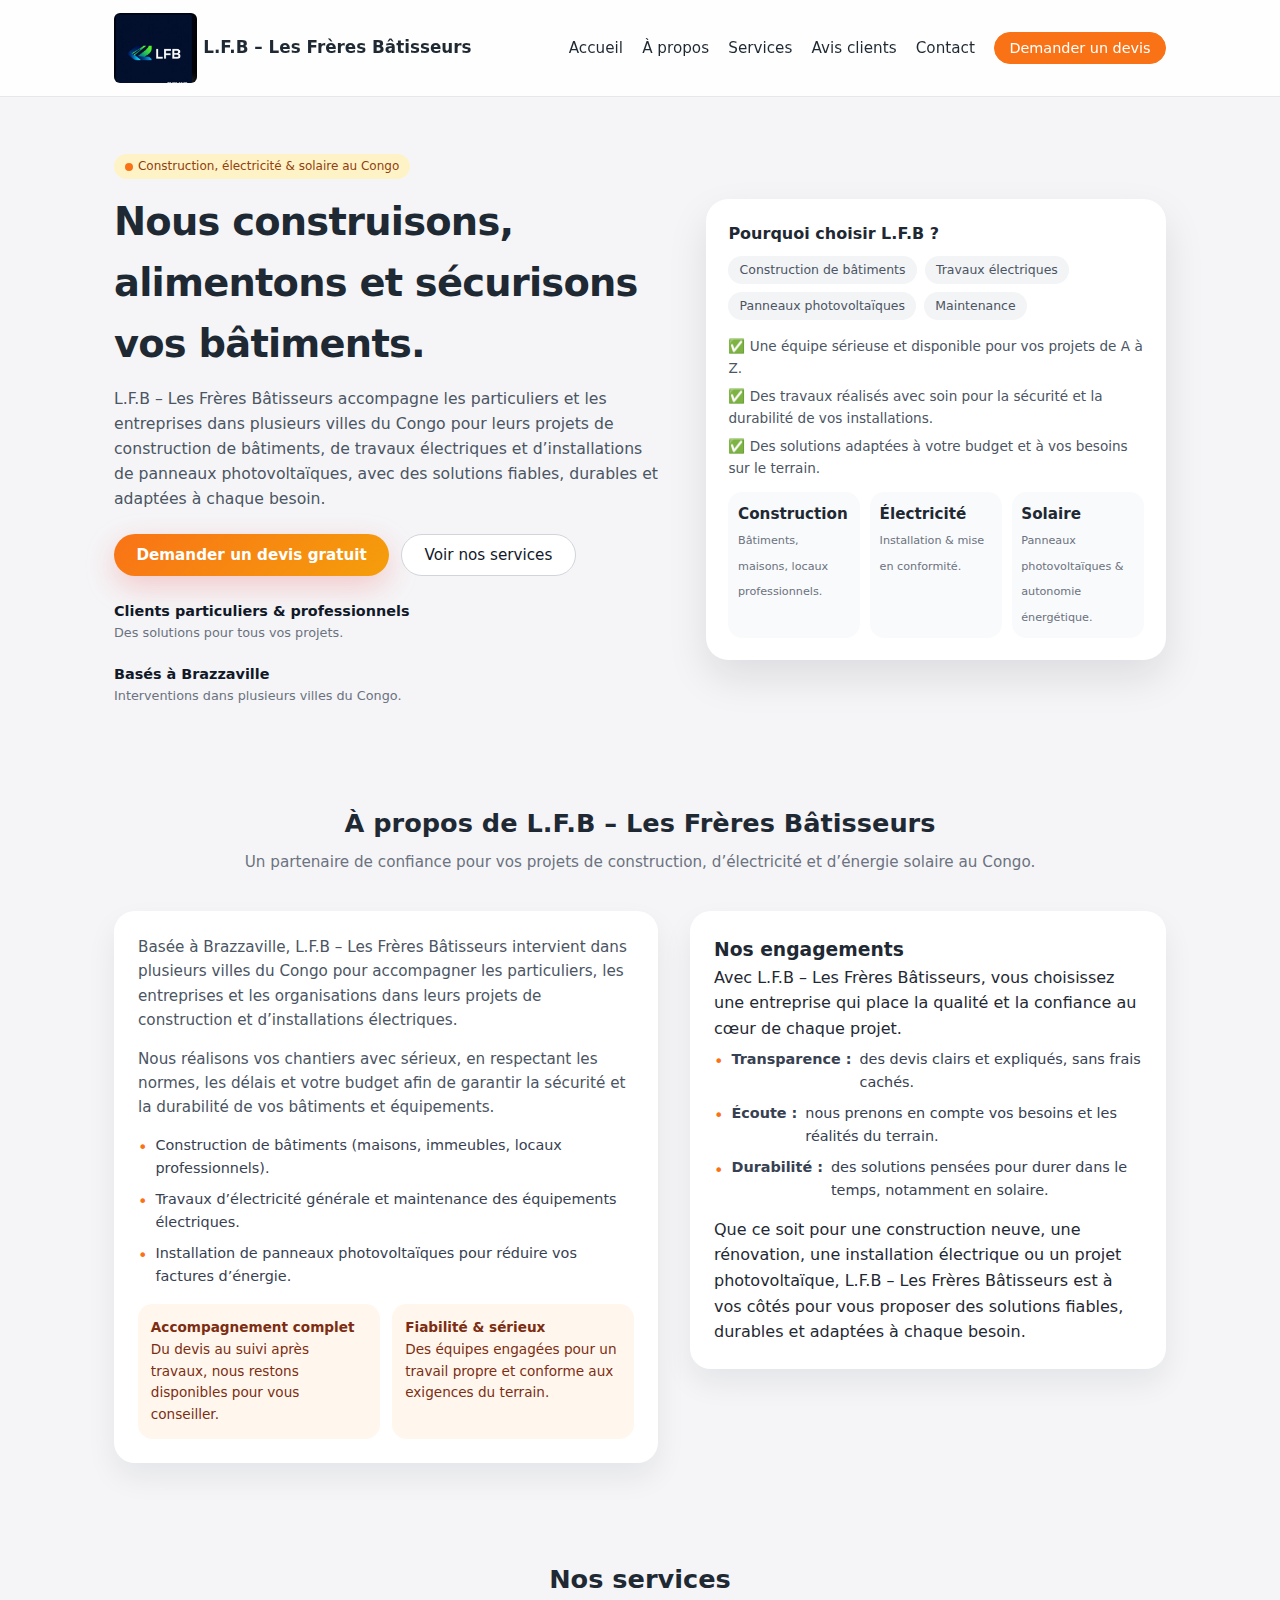
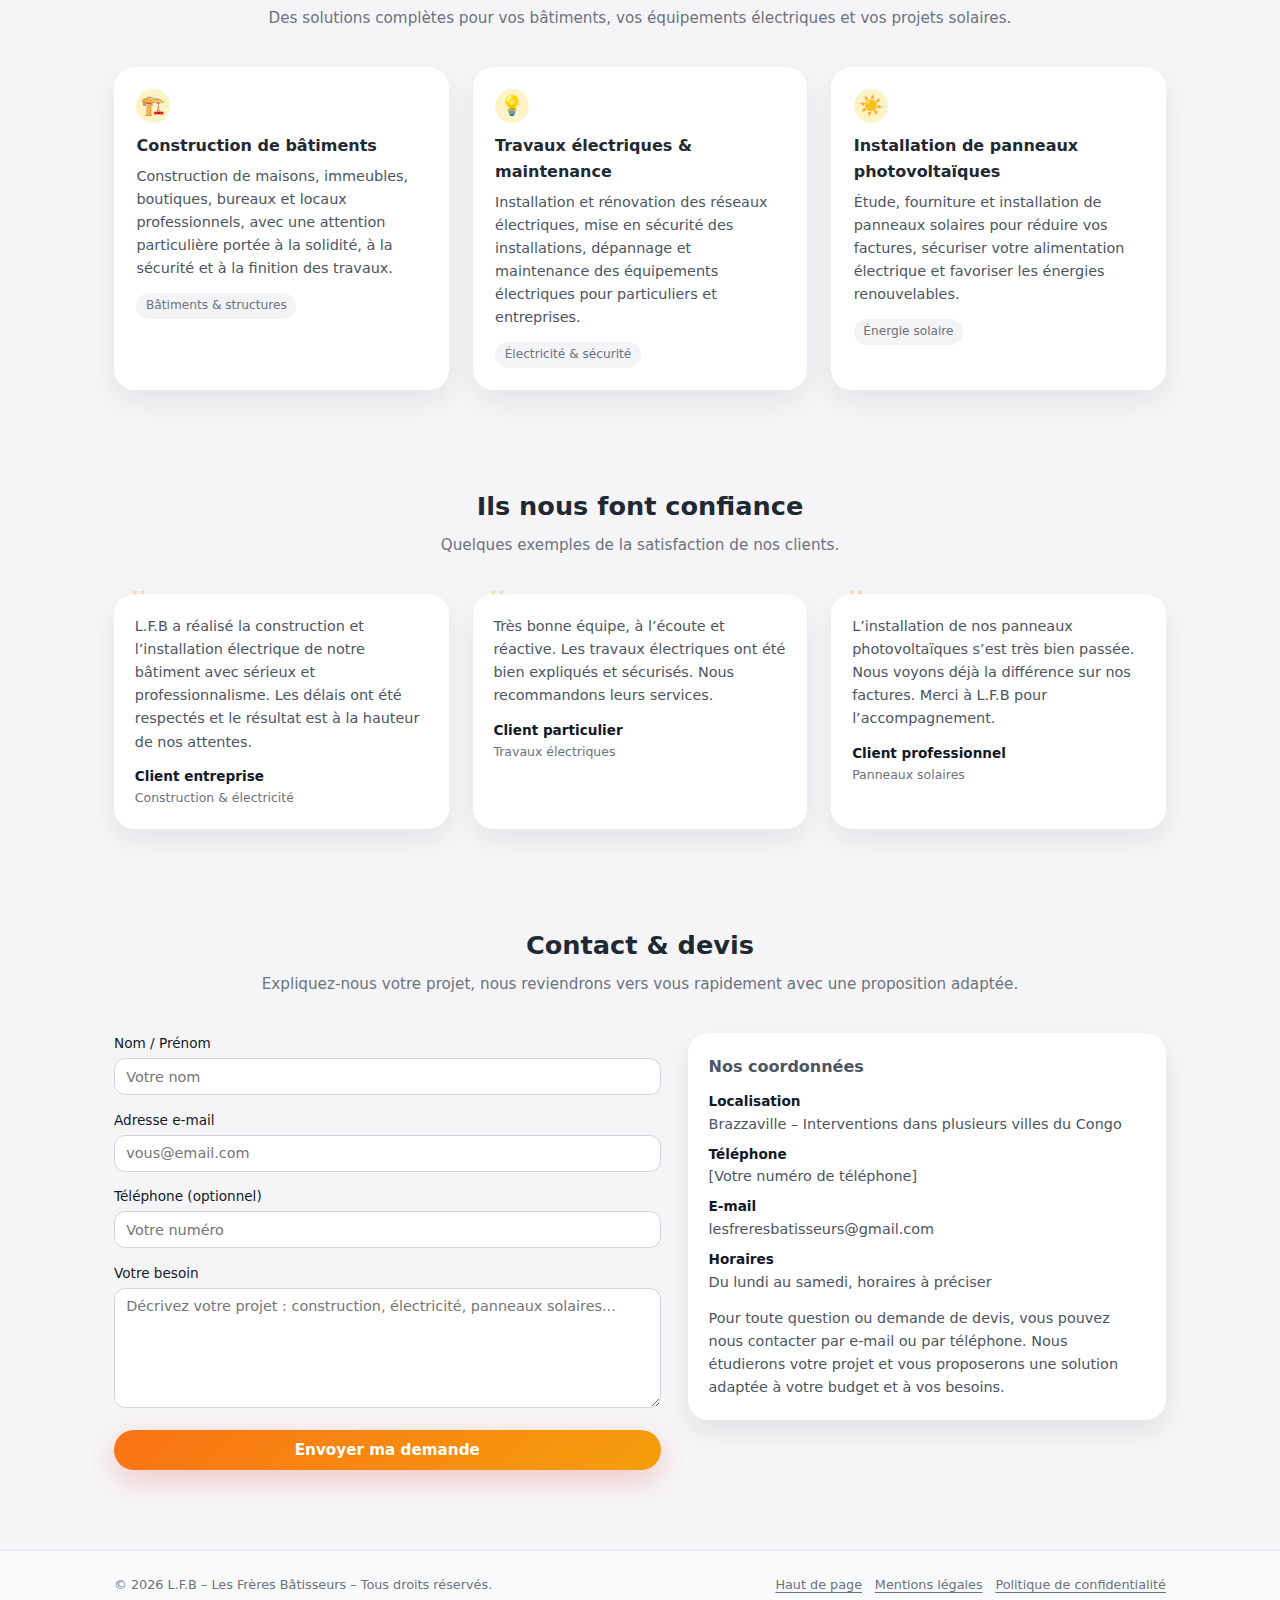
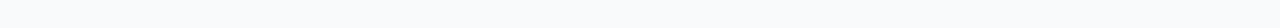
<file: index.html>
<!DOCTYPE html>
<html lang="fr">
<head>
  <meta charset="UTF-8" />
  <meta name="viewport" content="width=device-width, initial-scale=1.0" />
  <title>L.F.B – Les Frères Bâtisseurs | Construction & Électricité</title>
  <style>
    /* ---------- RESET SIMPLE ---------- */
    * {
      box-sizing: border-box;
      margin: 0;
      padding: 0;
      font-family: system-ui, -apple-system, BlinkMacSystemFont, "Segoe UI", sans-serif;
    }

    body {
      background: #f5f5f7;
      color: #1f2933;
      line-height: 1.6;
    }

    a {
      text-decoration: none;
      color: inherit;
    }

    img {
      max-width: 100%;
      display: block;
    }

    /* ---------- LAYOUT GLOBAL ---------- */
    header {
      position: sticky;
      top: 0;
      z-index: 999;
      background: rgba(255, 255, 255, 0.9);
      backdrop-filter: blur(10px);
      border-bottom: 1px solid #e5e7eb;
    }

    .container {
      max-width: 1100px;
      margin: 0 auto;
      padding: 0 1.5rem;
    }

    /* ---------- NAVBAR ---------- */
    .navbar {
      display: flex;
      align-items: center;
      justify-content: space-between;
      padding: 0.8rem 0;
    }

    .logo {
      display: flex;
      align-items: center;
      gap: 0.4rem;
      font-weight: 700;
      font-size: 1.05rem;
    }

    .logo-circle {
      width: 26px;
      height: 26px;
      border-radius: 999px;
      background: linear-gradient(135deg, #f59e0b, #f97316);
    }

    .logo-img {
      height: 70px;      /* taille du logo */
      width: auto;
      border-radius: 6px; /* optionnel : coins légèrement arrondis */
    }


    nav ul {
      list-style: none;
      display: flex;
      align-items: center;
      gap: 1.2rem;
      font-size: 0.95rem;
    }

    nav li a {
      position: relative;
      padding-bottom: 2px;
    }

    nav li a::after {
      content: "";
      position: absolute;
      left: 0;
      bottom: 0;
      width: 0;
      height: 2px;
      background: #f97316;
      transition: width 0.2s ease;
    }

    nav li a:hover::after {
      width: 100%;
    }

    .btn-nav {
      padding: 0.45rem 0.9rem;
      border-radius: 999px;
      border: 1px solid #f97316;
      background: #f97316;
      color: white;
      font-size: 0.9rem;
      cursor: pointer;
      transition: transform 0.1s ease, box-shadow 0.1s ease, background 0.1s ease;
    }

    .btn-nav:hover {
      transform: translateY(-1px);
      box-shadow: 0 6px 18px rgba(249, 115, 22, 0.3);
      background: #ea580c;
    }

    /* ---------- SECTION HERO ---------- */
    .hero {
      padding: 3.5rem 0 3rem;
    }

    .hero-grid {
      display: grid;
      grid-template-columns: minmax(0, 3fr) minmax(0, 2.5fr);
      gap: 2.5rem;
      align-items: center;
    }

    .badge {
      display: inline-flex;
      align-items: center;
      gap: 0.3rem;
      padding: 0.2rem 0.7rem;
      border-radius: 999px;
      background: #fef3c7;
      color: #92400e;
      font-size: 0.75rem;
      margin-bottom: 0.7rem;
    }

    .badge-dot {
      width: 8px;
      height: 8px;
      border-radius: 999px;
      background: #f97316;
    }

    .hero h1 {
      font-size: clamp(1.9rem, 3vw, 2.7rem);
      margin-bottom: 0.7rem;
      font-weight: 700;
      letter-spacing: -0.02em;
    }

    .hero p.lead {
      font-size: 0.98rem;
      color: #4b5563;
      margin-bottom: 1.4rem;
      max-width: 36rem;
    }

    .hero-actions {
      display: flex;
      flex-wrap: wrap;
      gap: 0.75rem;
      margin-bottom: 1.5rem;
    }

    .btn-primary {
      padding: 0.7rem 1.4rem;
      border-radius: 999px;
      border: none;
      background: linear-gradient(135deg, #f97316, #f59e0b);
      color: white;
      cursor: pointer;
      font-size: 0.95rem;
      font-weight: 600;
      box-shadow: 0 10px 30px rgba(239, 68, 68, 0.25);
      transition: transform 0.1s ease, box-shadow 0.1s ease, filter 0.1s ease;
    }

    .btn-primary:hover {
      transform: translateY(-1px);
      box-shadow: 0 14px 34px rgba(249, 115, 22, 0.35);
      filter: brightness(1.02);
    }

    .btn-outline {
      padding: 0.7rem 1.4rem;
      border-radius: 999px;
      border: 1px solid #d1d5db;
      background: white;
      color: #111827;
      cursor: pointer;
      font-size: 0.95rem;
      transition: background 0.1s ease, box-shadow 0.1s ease;
    }

    .btn-outline:hover {
      background: #f3f4f6;
      box-shadow: 0 6px 18px rgba(15, 23, 42, 0.1);
    }

    .hero-meta {
      display: flex;
      flex-wrap: wrap;
      gap: 1.2rem;
      font-size: 0.8rem;
      color: #6b7280;
    }

    .hero-meta-item span {
      display: block;
    }

    .hero-meta-item strong {
      font-size: 0.9rem;
      color: #111827;
    }

    .hero-card {
      background: white;
      border-radius: 1.4rem;
      padding: 1.4rem;
      box-shadow: 0 18px 40px rgba(15, 23, 42, 0.1);
    }

    .hero-card h3 {
      font-size: 1rem;
      margin-bottom: 0.6rem;
    }

    .hero-pill-row {
      display: flex;
      flex-wrap: wrap;
      gap: 0.5rem;
      margin-bottom: 1rem;
    }

    .pill {
      font-size: 0.78rem;
      padding: 0.25rem 0.7rem;
      border-radius: 999px;
      background: #f3f4f6;
      color: #4b5563;
    }

    .hero-card-line {
      font-size: 0.85rem;
      color: #4b5563;
      margin-bottom: 0.4rem;
    }

    .hero-stats {
      display: grid;
      grid-template-columns: repeat(3, minmax(0, 1fr));
      gap: 0.6rem;
      margin-top: 0.8rem;
    }

    .hero-stat {
      background: #f9fafb;
      border-radius: 0.9rem;
      padding: 0.6rem;
      text-align: left;
    }

    .hero-stat strong {
      display: block;
      font-size: 0.95rem;
    }

    .hero-stat span {
      font-size: 0.7rem;
      color: #6b7280;
    }

    /* ---------- SECTION À PROPOS ---------- */
    section {
      padding: 3rem 0;
    }

    .section-title {
      text-align: center;
      margin-bottom: 2.3rem;
    }

    .section-title h2 {
      font-size: 1.6rem;
      margin-bottom: 0.4rem;
    }

    .section-title p {
      font-size: 0.95rem;
      color: #6b7280;
    }

    .about-grid {
      display: grid;
      grid-template-columns: minmax(0, 1.6fr) minmax(0, 1.4fr);
      gap: 2rem;
      align-items: start;
    }

    .card {
      background: white;
      border-radius: 1.3rem;
      padding: 1.5rem;
      box-shadow: 0 14px 30px rgba(15, 23, 42, 0.07);
    }

    .about-text p {
      margin-bottom: 0.9rem;
      font-size: 0.95rem;
      color: #4b5563;
    }

    .about-list {
      list-style: none;
      margin-top: 0.4rem;
    }

    .about-list li {
      display: flex;
      align-items: flex-start;
      gap: 0.5rem;
      margin-bottom: 0.5rem;
      font-size: 0.9rem;
      color: #374151;
    }

    .about-list li::before {
      content: "•";
      color: #f97316;
      font-size: 1rem;
      margin-top: 0.08rem;
    }

    .about-highlights {
      display: grid;
      grid-template-columns: repeat(2, minmax(0, 1fr));
      gap: 0.8rem;
      margin-top: 1rem;
    }

    .about-highlights div {
      background: #fff7ed;
      border-radius: 0.9rem;
      padding: 0.8rem;
      font-size: 0.85rem;
      color: #7c2d12;
    }

    /* ---------- SERVICES ---------- */
    .services-grid {
      display: grid;
      grid-template-columns: repeat(3, minmax(0, 1fr));
      gap: 1.5rem;
    }

    .service-card {
      background: white;
      border-radius: 1.3rem;
      padding: 1.4rem;
      box-shadow: 0 12px 28px rgba(15, 23, 42, 0.07);
      transition: transform 0.12s ease, box-shadow 0.12s ease;
    }

    .service-card:hover {
      transform: translateY(-3px);
      box-shadow: 0 18px 36px rgba(15, 23, 42, 0.12);
    }

    .service-icon {
      width: 34px;
      height: 34px;
      border-radius: 999px;
      background: #fef3c7;
      display: flex;
      align-items: center;
      justify-content: center;
      font-size: 1.2rem;
      margin-bottom: 0.6rem;
    }

    .service-card h3 {
      font-size: 1rem;
      margin-bottom: 0.4rem;
    }

    .service-card p {
      font-size: 0.9rem;
      color: #4b5563;
      margin-bottom: 0.7rem;
    }

    .service-tag {
      display: inline-block;
      font-size: 0.76rem;
      padding: 0.2rem 0.6rem;
      border-radius: 999px;
      background: #f3f4f6;
      color: #6b7280;
    }

    /* ---------- TEMOIGNAGES ---------- */
    .testimonials-grid {
      display: grid;
      grid-template-columns: repeat(3, minmax(0, 1fr));
      gap: 1.5rem;
    }

    .testimonial-card {
      background: white;
      border-radius: 1.3rem;
      padding: 1.3rem;
      box-shadow: 0 12px 26px rgba(15, 23, 42, 0.07);
      font-size: 0.9rem;
      color: #4b5563;
      position: relative;
    }

    .testimonial-card::before {
      content: "“";
      position: absolute;
      top: -18px;
      left: 14px;
      font-size: 2.4rem;
      color: #fed7aa;
      z-index: -1;
    }

    .testimonial-author {
      margin-top: 0.8rem;
      font-weight: 600;
      font-size: 0.85rem;
      color: #111827;
    }

    .testimonial-role {
      font-size: 0.78rem;
      color: #6b7280;
    }

    /* ---------- CONTACT ---------- */
    .contact-grid {
      display: grid;
      grid-template-columns: minmax(0, 1.6fr) minmax(0, 1.4fr);
      gap: 1.7rem;
      align-items: start;
    }

    form {
      display: grid;
      gap: 0.9rem;
    }

    label {
      font-size: 0.85rem;
      font-weight: 500;
      color: #111827;
      display: block;
      margin-bottom: 0.2rem;
    }

    input, textarea {
      width: 100%;
      padding: 0.6rem 0.7rem;
      border-radius: 0.7rem;
      border: 1px solid #d1d5db;
      font-size: 0.9rem;
      background: white;
      transition: border 0.1s ease, box-shadow 0.1s ease;
    }

    input:focus, textarea:focus {
      outline: none;
      border-color: #f97316;
      box-shadow: 0 0 0 1px rgba(249, 115, 22, 0.4);
    }

    textarea {
      min-height: 120px;
      resize: vertical;
    }

    .contact-info {
      background: white;
      border-radius: 1.3rem;
      padding: 1.3rem;
      box-shadow: 0 12px 26px rgba(15, 23, 42, 0.08);
      font-size: 0.9rem;
      color: #4b5563;
    }

    .contact-info h3 {
      font-size: 1rem;
      margin-bottom: 0.7rem;
    }

    .contact-row {
      margin-bottom: 0.5rem;
    }

    .contact-label {
      font-weight: 600;
      font-size: 0.85rem;
      color: #111827;
      display: block;
    }

    .contact-value {
      font-size: 0.9rem;
    }

    /* ---------- FOOTER ---------- */
    footer {
      border-top: 1px solid #e5e7eb;
      padding: 1.5rem 0 2rem;
      font-size: 0.8rem;
      color: #6b7280;
      background: #f9fafb;
      margin-top: 2rem;
    }

    .footer-row {
      display: flex;
      flex-wrap: wrap;
      justify-content: space-between;
      gap: 0.7rem;
      align-items: center;
    }

    .footer-links {
      display: flex;
      flex-wrap: wrap;
      gap: 0.8rem;
    }

    .footer-links a {
      text-decoration: underline;
      text-decoration-thickness: 1px;
      text-underline-offset: 3px;
    }

    /* ---------- RESPONSIVE ---------- */
    @media (max-width: 900px) {
      .hero-grid,
      .about-grid,
      .contact-grid {
        grid-template-columns: minmax(0, 1fr);
      }

      .services-grid,
      .testimonials-grid {
        grid-template-columns: repeat(2, minmax(0, 1fr));
      }
    }

    @media (max-width: 640px) {
      nav ul {
        display: none; /* Version simple : nav cachée sur mobile */
      }

      .hero {
        padding-top: 2.3rem;
      }

      .services-grid,
      .testimonials-grid {
        grid-template-columns: minmax(0, 1fr);
      }

      .hero-card {
        margin-top: 1rem;
      }
    }
  </style>
</head>
<body>
  <!-- HEADER / NAV -->
  <header>
    <div class="container">
      <div class="navbar">
        <div class="logo">
          <img src="logo-lfb.jpeg" alt="Logo L.F.B – Les Frères Bâtisseurs" class="logo-img" />
          <span>L.F.B – Les Frères Bâtisseurs</span>
        </div> 
        
        <nav>
          <ul>
            <li><a href="#accueil">Accueil</a></li>
            <li><a href="#apropos">À propos</a></li>
            <li><a href="#services">Services</a></li>
            <li><a href="#temoignages">Avis clients</a></li>
            <li><a href="#contact">Contact</a></li>
            <li><button class="btn-nav" onclick="document.getElementById('contact').scrollIntoView({behavior:'smooth'})">Demander un devis</button></li>
          </ul>
        </nav>
      </div>
    </div>
  </header>

  <!-- HERO -->
  <main id="accueil">
    <section class="hero">
      <div class="container hero-grid">
        <div>
          <div class="badge">
            <span class="badge-dot"></span>
            <span>Construction, électricité & solaire au Congo</span>
          </div>
          <h1>Nous construisons, alimentons et sécurisons vos bâtiments.</h1>
          <p class="lead">
            L.F.B – Les Frères Bâtisseurs accompagne les particuliers et les entreprises dans plusieurs villes du Congo
            pour leurs projets de construction de bâtiments, de travaux électriques et d’installations de panneaux
            photovoltaïques, avec des solutions fiables, durables et adaptées à chaque besoin.
          </p>
          <div class="hero-actions">
            <button class="btn-primary" onclick="document.getElementById('contact').scrollIntoView({behavior:'smooth'})">
              Demander un devis gratuit
            </button>
            <button class="btn-outline" onclick="document.getElementById('services').scrollIntoView({behavior:'smooth'})">
              Voir nos services
            </button>
          </div>
          <div class="hero-meta">
            <div class="hero-meta-item">
              <strong>Clients particuliers & professionnels</strong>
              <span>Des solutions pour tous vos projets.</span>
            </div>
            <div class="hero-meta-item">
              <strong>Basés à Brazzaville</strong>
              <span>Interventions dans plusieurs villes du Congo.</span>
            </div>
          </div>
        </div>

        <aside class="hero-card">
          <h3>Pourquoi choisir L.F.B&nbsp;?</h3>
          <div class="hero-pill-row">
            <span class="pill">Construction de bâtiments</span>
            <span class="pill">Travaux électriques</span>
            <span class="pill">Panneaux photovoltaïques</span>
            <span class="pill">Maintenance</span>
          </div>
          <p class="hero-card-line">
            ✅ Une équipe sérieuse et disponible pour vos projets de A à Z.
          </p>
          <p class="hero-card-line">
            ✅ Des travaux réalisés avec soin pour la sécurité et la durabilité de vos installations.
          </p>
          <p class="hero-card-line">
            ✅ Des solutions adaptées à votre budget et à vos besoins sur le terrain.
          </p>
          <div class="hero-stats">
            <div class="hero-stat">
              <strong>Construction</strong>
              <span>Bâtiments, maisons, locaux professionnels.</span>
            </div>
            <div class="hero-stat">
              <strong>Électricité</strong>
              <span>Installation & mise en conformité.</span>
            </div>
            <div class="hero-stat">
              <strong>Solaire</strong>
              <span>Panneaux photovoltaïques & autonomie énergétique.</span>
            </div>
          </div>
        </aside>
      </div>
    </section>

    <!-- A PROPOS -->
    <section id="apropos">
      <div class="container">
        <div class="section-title">
          <h2>À propos de L.F.B – Les Frères Bâtisseurs</h2>
          <p>Un partenaire de confiance pour vos projets de construction, d’électricité et d’énergie solaire au Congo.</p>
        </div>
        <div class="about-grid">
          <div class="about-text card">
            <p>
              Basée à Brazzaville, L.F.B – Les Frères Bâtisseurs intervient dans plusieurs villes du Congo pour
              accompagner les particuliers, les entreprises et les organisations dans leurs projets de construction et
              d’installations électriques.
            </p>
            <p>
              Nous réalisons vos chantiers avec sérieux, en respectant les normes, les délais et votre budget afin de
              garantir la sécurité et la durabilité de vos bâtiments et équipements.
            </p>
            <ul class="about-list">
              <li>Construction de bâtiments (maisons, immeubles, locaux professionnels).</li>
              <li>Travaux d’électricité générale et maintenance des équipements électriques.</li>
              <li>Installation de panneaux photovoltaïques pour réduire vos factures d’énergie.</li>
            </ul>
            <div class="about-highlights">
              <div>
                <strong>Accompagnement complet</strong><br />
                Du devis au suivi après travaux, nous restons disponibles pour vous conseiller.
              </div>
              <div>
                <strong>Fiabilité & sérieux</strong><br />
                Des équipes engagées pour un travail propre et conforme aux exigences du terrain.
              </div>
            </div>
          </div>

          <div class="card">
            <h3>Nos engagements</h3>
            <p>
              Avec L.F.B – Les Frères Bâtisseurs, vous choisissez une entreprise qui place la qualité et la confiance au
              cœur de chaque projet.
            </p>
            <ul class="about-list">
              <li><strong>Transparence&nbsp;:</strong> des devis clairs et expliqués, sans frais cachés.</li>
              <li><strong>Écoute&nbsp;:</strong> nous prenons en compte vos besoins et les réalités du terrain.</li>
              <li><strong>Durabilité&nbsp;:</strong> des solutions pensées pour durer dans le temps, notamment en solaire.</li>
            </ul>
            <p style="margin-top: 0.9rem;">
              Que ce soit pour une construction neuve, une rénovation, une installation électrique ou un projet
              photovoltaïque, L.F.B – Les Frères Bâtisseurs est à vos côtés pour vous proposer des solutions fiables,
              durables et adaptées à chaque besoin.
            </p>
          </div>
        </div>
      </div>
    </section>

    <!-- SERVICES -->
    <section id="services">
      <div class="container">
        <div class="section-title">
          <h2>Nos services</h2>
          <p>Des solutions complètes pour vos bâtiments, vos équipements électriques et vos projets solaires.</p>
        </div>

        <div class="services-grid">
          <article class="service-card">
            <div class="service-icon">🏗️</div>
            <h3>Construction de bâtiments</h3>
            <p>
              Construction de maisons, immeubles, boutiques, bureaux et locaux professionnels, avec une attention
              particulière portée à la solidité, à la sécurité et à la finition des travaux.
            </p>
            <span class="service-tag">Bâtiments & structures</span>
          </article>

          <article class="service-card">
            <div class="service-icon">💡</div>
            <h3>Travaux électriques & maintenance</h3>
            <p>
              Installation et rénovation des réseaux électriques, mise en sécurité des installations, dépannage et
              maintenance des équipements électriques pour particuliers et entreprises.
            </p>
            <span class="service-tag">Électricité & sécurité</span>
          </article>

          <article class="service-card">
            <div class="service-icon">☀️</div>
            <h3>Installation de panneaux photovoltaïques</h3>
            <p>
              Étude, fourniture et installation de panneaux solaires pour réduire vos factures, sécuriser votre
              alimentation électrique et favoriser les énergies renouvelables.
            </p>
            <span class="service-tag">Énergie solaire</span>
          </article>
        </div>
      </div>
    </section>

    <!-- TEMOIGNAGES -->
    <section id="temoignages">
      <div class="container">
        <div class="section-title">
          <h2>Ils nous font confiance</h2>
          <p>Quelques exemples de la satisfaction de nos clients.</p>
        </div>
        <div class="testimonials-grid">
          <div class="testimonial-card">
            L.F.B a réalisé la construction et l’installation électrique de notre bâtiment avec sérieux et professionnalisme.
            Les délais ont été respectés et le résultat est à la hauteur de nos attentes.
            <div class="testimonial-author">Client entreprise</div>
            <div class="testimonial-role">Construction & électricité</div>
          </div>
          <div class="testimonial-card">
            Très bonne équipe, à l’écoute et réactive. Les travaux électriques ont été bien expliqués et sécurisés. Nous
            recommandons leurs services.
            <div class="testimonial-author">Client particulier</div>
            <div class="testimonial-role">Travaux électriques</div>
          </div>
          <div class="testimonial-card">
            L’installation de nos panneaux photovoltaïques s’est très bien passée. Nous voyons déjà la différence sur nos
            factures. Merci à L.F.B pour l’accompagnement.
            <div class="testimonial-author">Client professionnel</div>
            <div class="testimonial-role">Panneaux solaires</div>
          </div>
        </div>
      </div>
    </section>

    <!-- CONTACT -->
    <section id="contact">
      <div class="container">
        <div class="section-title">
          <h2>Contact & devis</h2>
          <p>Expliquez-nous votre projet, nous reviendrons vers vous rapidement avec une proposition adaptée.</p>
        </div>

        <div class="contact-grid">
          <div>
            <form onsubmit="handleSubmit(event)">
              <div>
                <label for="name">Nom / Prénom</label>
                <input type="text" id="name" name="name" placeholder="Votre nom" required />
              </div>
              <div>
                <label for="email">Adresse e-mail</label>
                <input type="email" id="email" name="email" placeholder="vous@email.com" required />
              </div>
              <div>
                <label for="phone">Téléphone (optionnel)</label>
                <input type="tel" id="phone" name="phone" placeholder="Votre numéro" />
              </div>
              <div>
                <label for="message">Votre besoin</label>
                <textarea id="message" name="message" placeholder="Décrivez votre projet : construction, électricité, panneaux solaires..." required></textarea>
              </div>
              <button class="btn-primary" type="submit">Envoyer ma demande</button>
              <p id="form-message" style="font-size:0.85rem; color:#16a34a; margin-top:0.4rem; display:none;">
                Merci ! Votre message est prêt à être envoyé (ce formulaire est une démo, pensez à le connecter à votre e-mail).
              </p>
            </form>
          </div>

          <aside class="contact-info">
            <h3>Nos coordonnées</h3>
            <div class="contact-row">
              <span class="contact-label">Localisation</span>
              <span class="contact-value">Brazzaville – Interventions dans plusieurs villes du Congo</span>
            </div>
            <div class="contact-row">
              <span class="contact-label">Téléphone</span>
              <span class="contact-value">[Votre numéro de téléphone]</span>
            </div>
            <div class="contact-row">
              <span class="contact-label">E-mail</span>
              <span class="contact-value">lesfreresbatisseurs@gmail.com</span>
            </div>
            <div class="contact-row">
              <span class="contact-label">Horaires</span>
              <span class="contact-value">Du lundi au samedi, horaires à préciser</span>
            </div>
            <p style="margin-top:0.8rem;">
              Pour toute question ou demande de devis, vous pouvez nous contacter par e-mail ou par téléphone. Nous
              étudierons votre projet et vous proposerons une solution adaptée à votre budget et à vos besoins.
            </p>
          </aside>
        </div>
      </div>
    </section>
  </main>

  <!-- FOOTER -->
  <footer>
    <div class="container footer-row">
      <span>© <span id="year"></span> L.F.B – Les Frères Bâtisseurs – Tous droits réservés.</span>
      <div class="footer-links">
        <a href="#accueil">Haut de page</a>
        <a href="#">Mentions légales</a>
        <a href="#">Politique de confidentialité</a>
      </div>
    </div>
  </footer>

  <script>
    // Affiche l'année en cours dans le footer
    document.getElementById("year").textContent = new Date().getFullYear();

    // Message de démo pour le formulaire
    function handleSubmit(e) {
      e.preventDefault();
      const msg = document.getElementById("form-message");
      msg.style.display = "block";
    }
  </script>
</body>
</html>
</file>
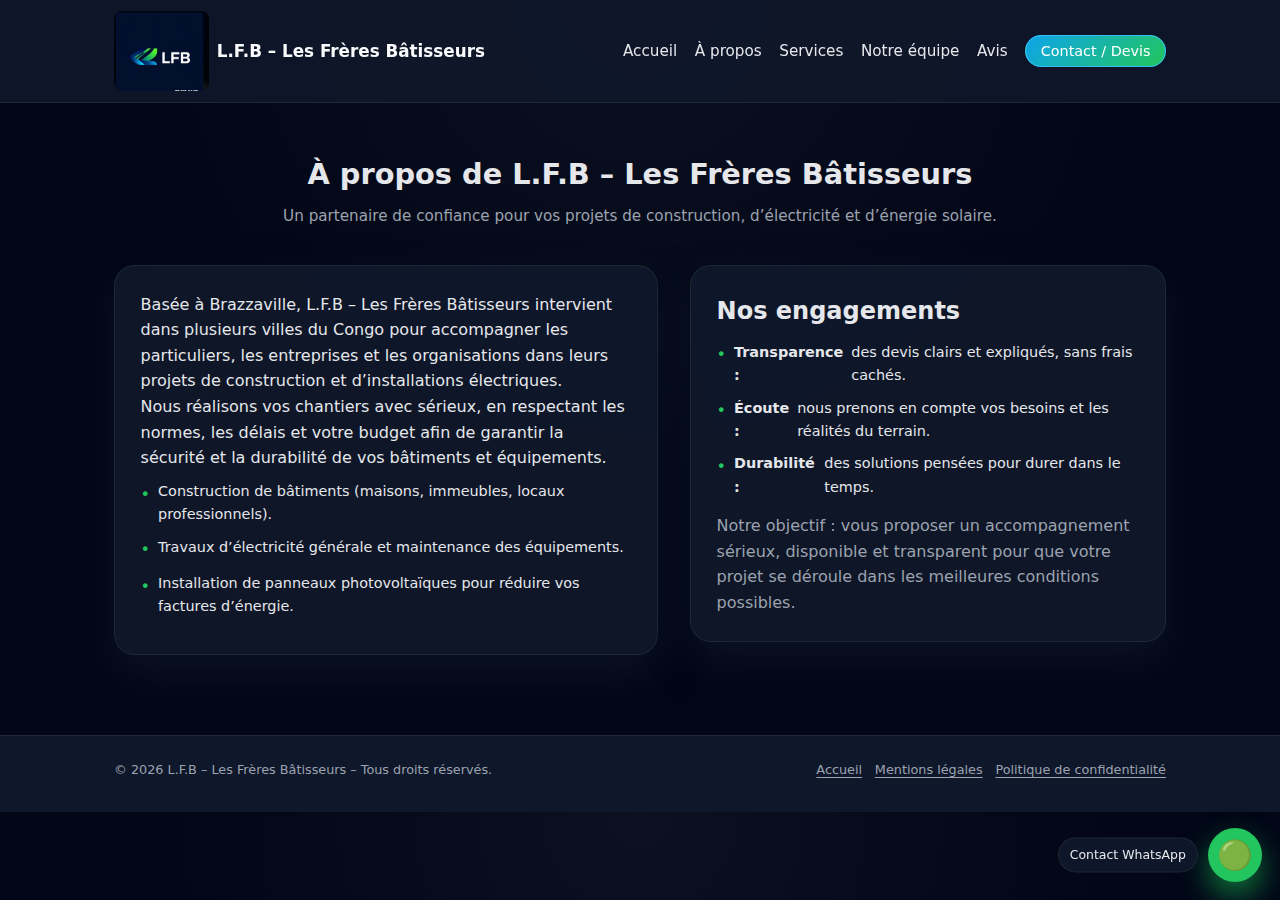
<file: apropos.html>
<!DOCTYPE html>
<html lang="fr">
<head>
  <meta charset="UTF-8" />
  <meta name="viewport" content="width=device-width, initial-scale=1.0" />
  <title>À propos – L.F.B – Les Frères Bâtisseurs</title>
  <link rel="icon" type="image/jpeg" href="logo-lfb.jpeg" />
  <link rel="stylesheet" href="style.css" />
</head>
<body>
  <header>
    <div class="container">
      <div class="navbar">
        <div class="logo">
          <img src="logo-lfb.jpeg" alt="Logo L.F.B – Les Frères Bâtisseurs" class="logo-img" />
          <span>L.F.B – Les Frères Bâtisseurs</span>
        </div>
        <nav>
          <ul>
            <li><a href="index.html">Accueil</a></li>
            <li><a href="apropos.html">À propos</a></li>
            <li><a href="services.html">Services</a></li>
            <li><a href="equipe.html">Notre équipe</a></li>
            <li><a href="avis.html">Avis</a></li>
            <li><a href="contact.html" class="btn-nav">Contact / Devis</a></li>
          </ul>
        </nav>
      </div>
    </div>
  </header>

  <main>
    <section class="container">
      <div class="section-title">
        <h1>À propos de L.F.B – Les Frères Bâtisseurs</h1>
        <p>Un partenaire de confiance pour vos projets de construction, d’électricité et d’énergie solaire.</p>
      </div>

      <div class="about-grid">
        <div class="card">
          <p>
            Basée à Brazzaville, L.F.B – Les Frères Bâtisseurs intervient dans plusieurs villes du Congo pour
            accompagner les particuliers, les entreprises et les organisations dans leurs projets de construction
            et d’installations électriques.
          </p>
          <p>
            Nous réalisons vos chantiers avec sérieux, en respectant les normes, les délais et votre budget afin de
            garantir la sécurité et la durabilité de vos bâtiments et équipements.
          </p>
          <ul class="about-list">
            <li>Construction de bâtiments (maisons, immeubles, locaux professionnels).</li>
            <li>Travaux d’électricité générale et maintenance des équipements.</li>
            <li>Installation de panneaux photovoltaïques pour réduire vos factures d’énergie.</li>
          </ul>
        </div>

        <div class="card">
          <h2 style="margin-bottom:0.7rem;">Nos engagements</h2>
          <ul class="about-list">
            <li><strong>Transparence :</strong> des devis clairs et expliqués, sans frais cachés.</li>
            <li><strong>Écoute :</strong> nous prenons en compte vos besoins et les réalités du terrain.</li>
            <li><strong>Durabilité :</strong> des solutions pensées pour durer dans le temps.</li>
          </ul>
          <p style="margin-top:0.9rem; color:#9ca3af;">
            Notre objectif : vous proposer un accompagnement sérieux, disponible et transparent pour que votre projet
            se déroule dans les meilleures conditions possibles.
          </p>
        </div>
      </div>
    </section>
  </main>

  <footer>
    <div class="container footer-row">
      <span>© <span id="year"></span> L.F.B – Les Frères Bâtisseurs – Tous droits réservés.</span>
      <div class="footer-links">
        <a href="index.html">Accueil</a>
        <a href="mentions.html">Mentions légales</a>
        <a href="politique.html">Politique de confidentialité</a>
      </div>
    </div>
  </footer>

  <div class="whatsapp-float">
    <div class="whatsapp-tooltip">Contact WhatsApp</div>
    <a href="https://wa.me/VOTRE_NUMERO_WHATSAPP?text=Bonjour%20L.F.B%20!%20Je%20souhaite%20un%20devis."
       target="_blank" aria-label="Nous contacter sur WhatsApp">
      🟢
    </a>
  </div>

  <script>
    document.getElementById("year").textContent = new Date().getFullYear();
  </script>
</body>
</html>
</file>
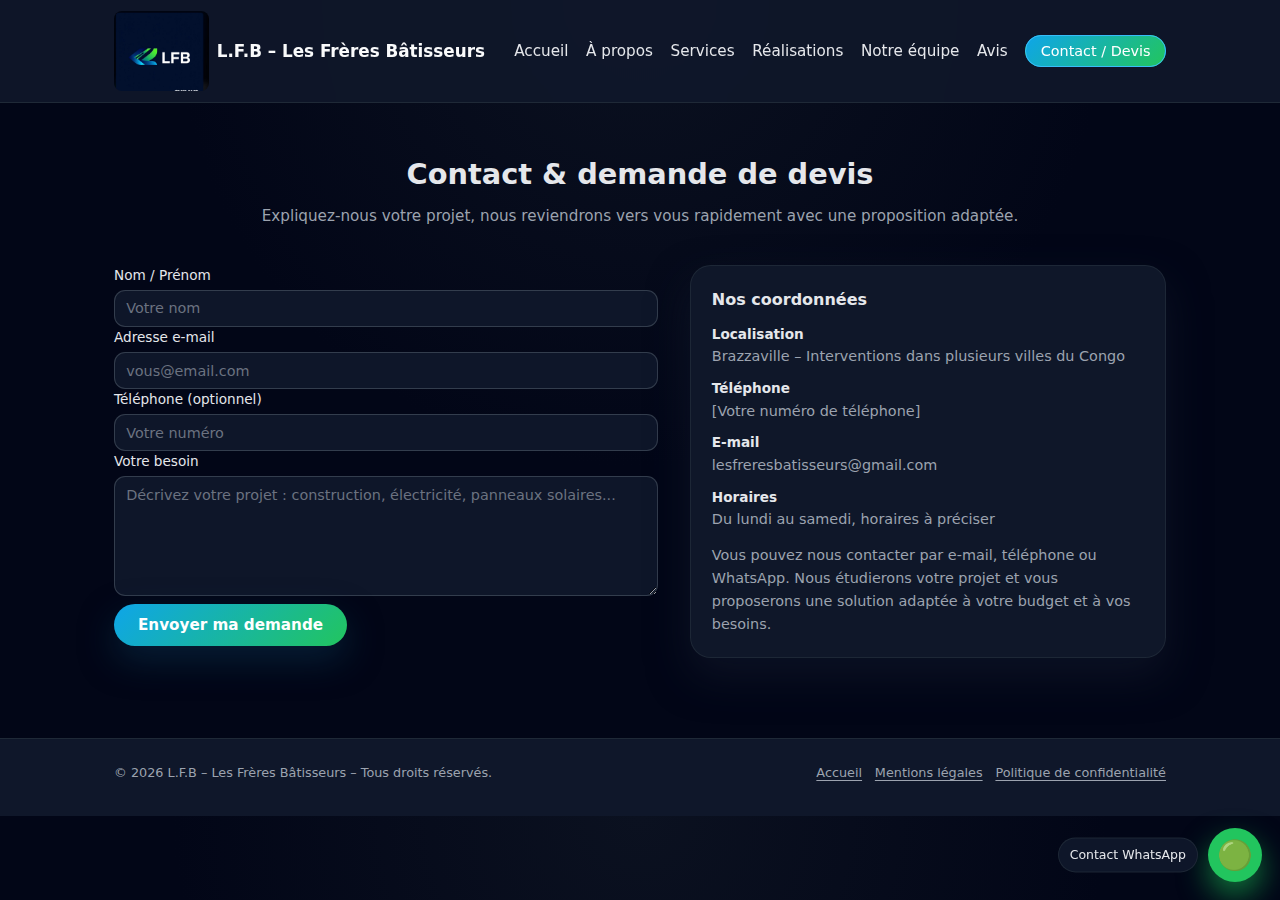
<file: contact.html>
<!-- CONTACT -->
<!DOCTYPE html>
<html lang="fr">
<head>
  <meta charset="UTF-8" />
  <meta name="viewport" content="width=device-width, initial-scale=1.0" />
  <title>Contact & devis – L.F.B – Les Frères Bâtisseurs</title>
  <link rel="icon" type="image/jpeg" href="logo-lfb.jpeg" />
  <link rel="stylesheet" href="style.css" />
</head>
<body>
  <!-- EN-TÊTE -->
  <header>
    <div class="container">
      <div class="navbar">
        <div class="logo">
          <img src="logo-lfb.jpeg" alt="Logo L.F.B – Les Frères Bâtisseurs" class="logo-img" />
          <span>L.F.B – Les Frères Bâtisseurs</span>
        </div>
        <nav>
          <ul>
            <li><a href="index.html">Accueil</a></li>
            <li><a href="apropos.html">À propos</a></li>
            <li><a href="services.html">Services</a></li>
            <li><a href="realisations.html">Réalisations</a></li>
            <li><a href="equipe.html">Notre équipe</a></li>
            <li><a href="avis.html">Avis</a></li>
            <li><a href="contact.html" class="btn-nav">Contact / Devis</a></li>
          </ul>
        </nav>
      </div>
    </div>
  </header>

  <!-- CONTENU CONTACT -->
  <main>
    <section class="container">
      <div class="section-title">
        <h1>Contact & demande de devis</h1>
        <p>Expliquez-nous votre projet, nous reviendrons vers vous rapidement avec une proposition adaptée.</p>
      </div>

      <div class="contact-grid">
        <div>
          <form onsubmit="handleSubmit(event)">
            <div>
              <label for="name">Nom / Prénom</label>
              <input type="text" id="name" name="name" placeholder="Votre nom" required />
            </div>
            <div>
              <label for="email">Adresse e-mail</label>
              <input type="email" id="email" name="email" placeholder="vous@email.com" required />
            </div>
            <div>
              <label for="phone">Téléphone (optionnel)</label>
              <input type="tel" id="phone" name="phone" placeholder="Votre numéro" />
            </div>
            <div>
              <label for="message">Votre besoin</label>
              <textarea id="message" name="message"
                        placeholder="Décrivez votre projet : construction, électricité, panneaux solaires..." required></textarea>
            </div>
            <button class="btn-primary" type="submit">Envoyer ma demande</button>
            <p id="form-message" style="font-size:0.85rem; color:#22c55e; margin-top:0.4rem; display:none;">
              Merci ! Votre message est prêt à être envoyé (ce formulaire est une démo, pensez à le connecter à votre e-mail).
            </p>
          </form>
        </div>

        <aside class="contact-info">
          <h3>Nos coordonnées</h3>
          <div class="contact-row">
            <span class="contact-label">Localisation</span>
            <span class="contact-value">Brazzaville – Interventions dans plusieurs villes du Congo</span>
          </div>
          <div class="contact-row">
            <span class="contact-label">Téléphone</span>
            <span class="contact-value">[Votre numéro de téléphone]</span>
          </div>
          <div class="contact-row">
            <span class="contact-label">E-mail</span>
            <span class="contact-value">lesfreresbatisseurs@gmail.com</span>
          </div>
          <div class="contact-row">
            <span class="contact-label">Horaires</span>
            <span class="contact-value">Du lundi au samedi, horaires à préciser</span>
          </div>
          <p style="margin-top:0.8rem;">
            Vous pouvez nous contacter par e-mail, téléphone ou WhatsApp. Nous étudierons votre projet et vous proposerons
            une solution adaptée à votre budget et à vos besoins.
          </p>
        </aside>
      </div>
    </section>
  </main>

  <!-- PIED DE PAGE -->
  <footer>
    <div class="container footer-row">
      <span>© <span id="year"></span> L.F.B – Les Frères Bâtisseurs – Tous droits réservés.</span>
      <div class="footer-links">
        <a href="index.html">Accueil</a>
        <a href="mentions.html">Mentions légales</a>
        <a href="politique.html">Politique de confidentialité</a>
      </div>
    </div>
  </footer>

  <!-- WHATSAPP -->
  <div class="whatsapp-float">
    <div class="whatsapp-tooltip">Contact WhatsApp</div>
    <a href="https://wa.me/VOTRE_NUMERO_WHATSAPP?text=Bonjour%20L.F.B%20!%20Je%20souhaite%20un%20devis."
       target="_blank" aria-label="Nous contacter sur WhatsApp">
      🟢
    </a>
  </div>

  <script>
    document.getElementById("year").textContent = new Date().getFullYear();

    function handleSubmit(e) {
      e.preventDefault();
      const msg = document.getElementById("form-message");
      msg.style.display = "block";
    }
  </script>
</body>
</html>
</file>
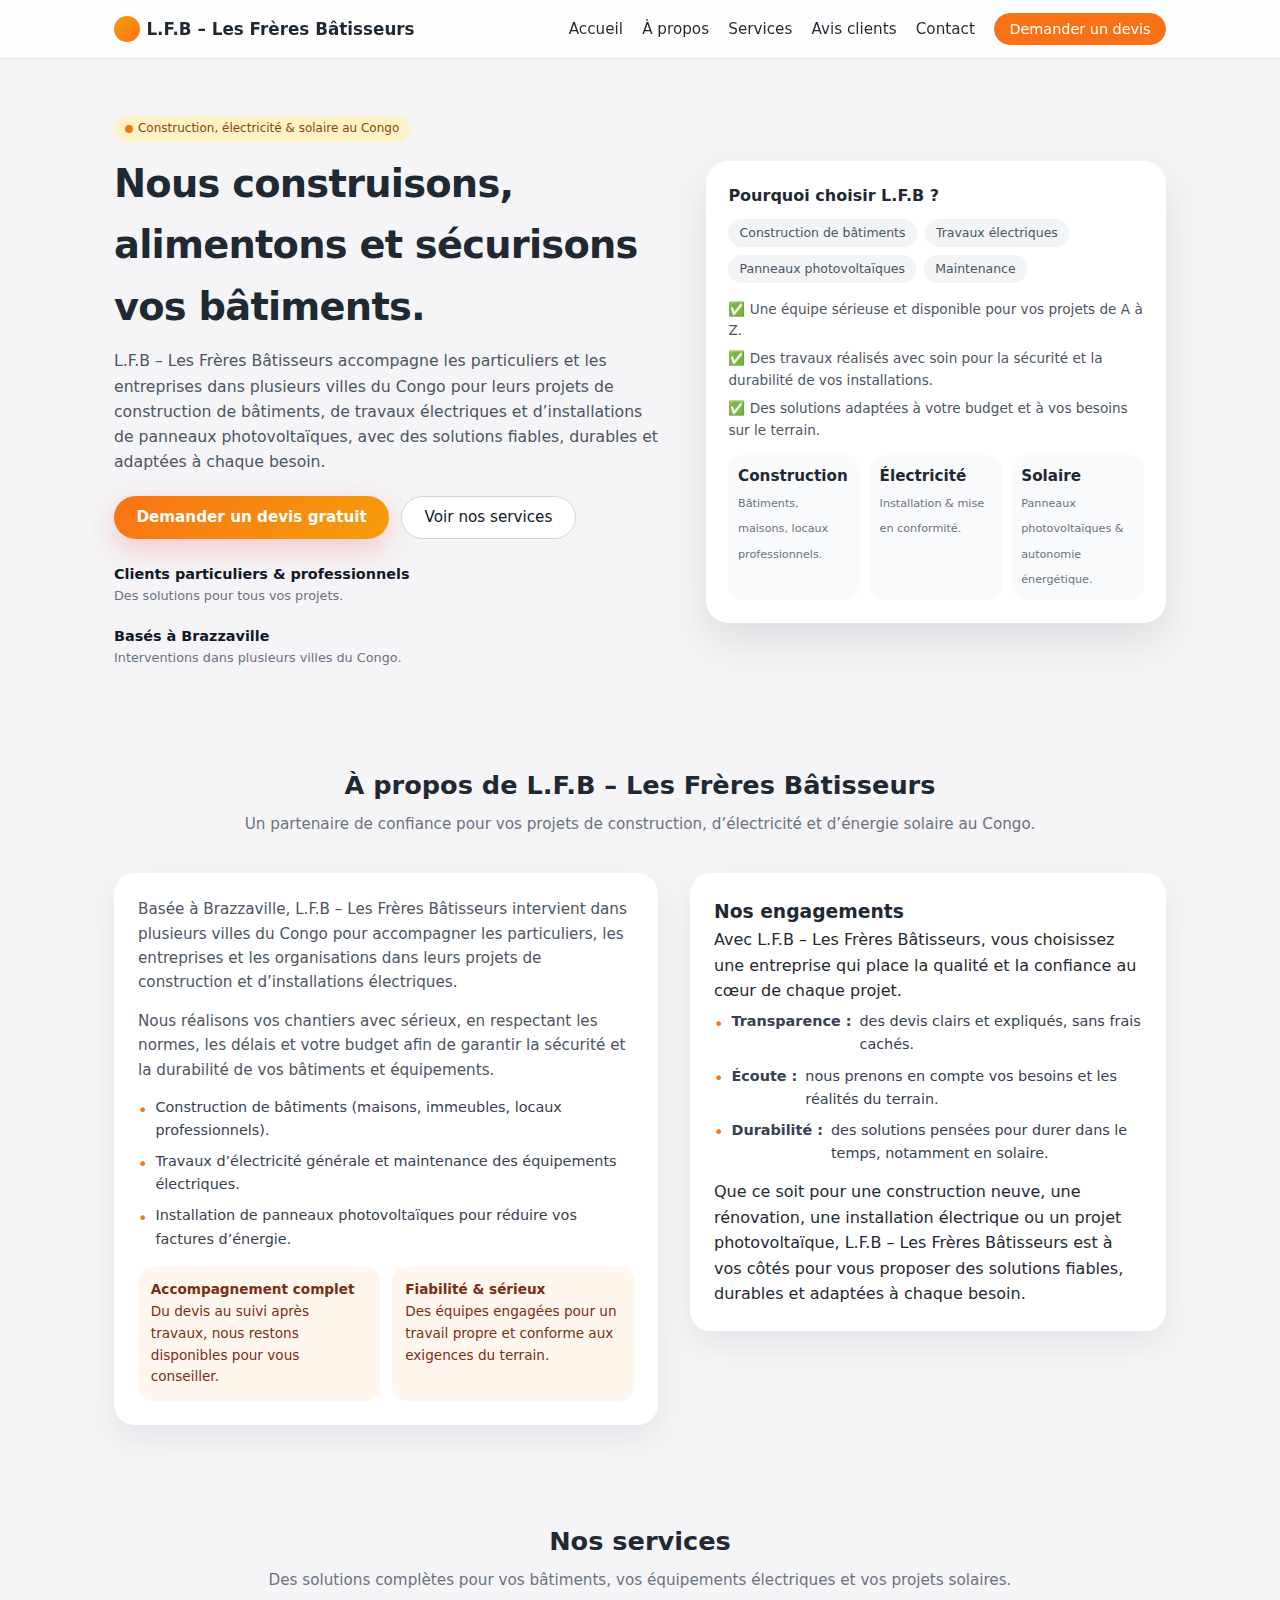
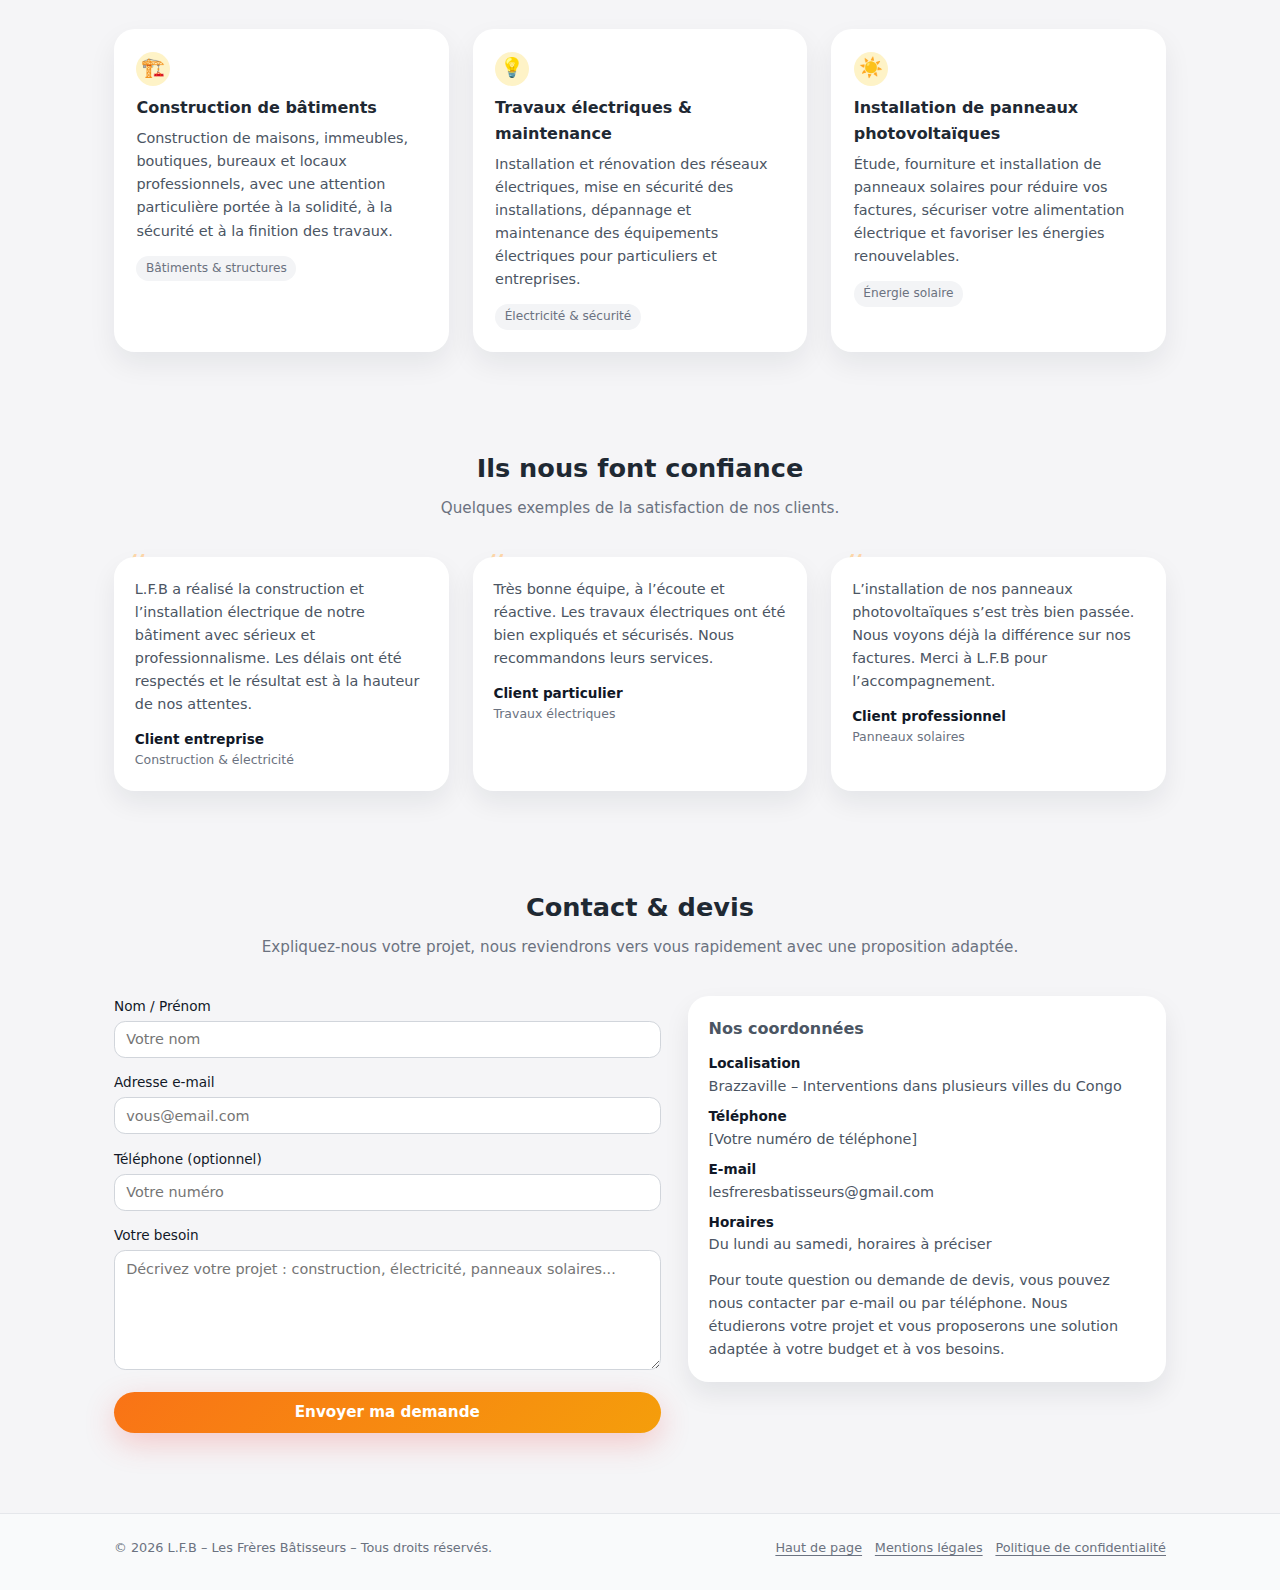
<file: entreprise_index.html>
<!DOCTYPE html>
<html lang="fr">
<head>
  <meta charset="UTF-8" />
  <meta name="viewport" content="width=device-width, initial-scale=1.0" />
  <title>L.F.B – Les Frères Bâtisseurs | Construction & Électricité</title>
  <style>
    /* ---------- RESET SIMPLE ---------- */
    * {
      box-sizing: border-box;
      margin: 0;
      padding: 0;
      font-family: system-ui, -apple-system, BlinkMacSystemFont, "Segoe UI", sans-serif;
    }

    body {
      background: #f5f5f7;
      color: #1f2933;
      line-height: 1.6;
    }

    a {
      text-decoration: none;
      color: inherit;
    }

    img {
      max-width: 100%;
      display: block;
    }

    /* ---------- LAYOUT GLOBAL ---------- */
    header {
      position: sticky;
      top: 0;
      z-index: 999;
      background: rgba(255, 255, 255, 0.9);
      backdrop-filter: blur(10px);
      border-bottom: 1px solid #e5e7eb;
    }

    .container {
      max-width: 1100px;
      margin: 0 auto;
      padding: 0 1.5rem;
    }

    /* ---------- NAVBAR ---------- */
    .navbar {
      display: flex;
      align-items: center;
      justify-content: space-between;
      padding: 0.8rem 0;
    }

    .logo {
      display: flex;
      align-items: center;
      gap: 0.4rem;
      font-weight: 700;
      font-size: 1.05rem;
    }

    .logo-circle {
      width: 26px;
      height: 26px;
      border-radius: 999px;
      background: linear-gradient(135deg, #f59e0b, #f97316);
    }

    nav ul {
      list-style: none;
      display: flex;
      align-items: center;
      gap: 1.2rem;
      font-size: 0.95rem;
    }

    nav li a {
      position: relative;
      padding-bottom: 2px;
    }

    nav li a::after {
      content: "";
      position: absolute;
      left: 0;
      bottom: 0;
      width: 0;
      height: 2px;
      background: #f97316;
      transition: width 0.2s ease;
    }

    nav li a:hover::after {
      width: 100%;
    }

    .btn-nav {
      padding: 0.45rem 0.9rem;
      border-radius: 999px;
      border: 1px solid #f97316;
      background: #f97316;
      color: white;
      font-size: 0.9rem;
      cursor: pointer;
      transition: transform 0.1s ease, box-shadow 0.1s ease, background 0.1s ease;
    }

    .btn-nav:hover {
      transform: translateY(-1px);
      box-shadow: 0 6px 18px rgba(249, 115, 22, 0.3);
      background: #ea580c;
    }

    /* ---------- SECTION HERO ---------- */
    .hero {
      padding: 3.5rem 0 3rem;
    }

    .hero-grid {
      display: grid;
      grid-template-columns: minmax(0, 3fr) minmax(0, 2.5fr);
      gap: 2.5rem;
      align-items: center;
    }

    .badge {
      display: inline-flex;
      align-items: center;
      gap: 0.3rem;
      padding: 0.2rem 0.7rem;
      border-radius: 999px;
      background: #fef3c7;
      color: #92400e;
      font-size: 0.75rem;
      margin-bottom: 0.7rem;
    }

    .badge-dot {
      width: 8px;
      height: 8px;
      border-radius: 999px;
      background: #f97316;
    }

    .hero h1 {
      font-size: clamp(1.9rem, 3vw, 2.7rem);
      margin-bottom: 0.7rem;
      font-weight: 700;
      letter-spacing: -0.02em;
    }

    .hero p.lead {
      font-size: 0.98rem;
      color: #4b5563;
      margin-bottom: 1.4rem;
      max-width: 36rem;
    }

    .hero-actions {
      display: flex;
      flex-wrap: wrap;
      gap: 0.75rem;
      margin-bottom: 1.5rem;
    }

    .btn-primary {
      padding: 0.7rem 1.4rem;
      border-radius: 999px;
      border: none;
      background: linear-gradient(135deg, #f97316, #f59e0b);
      color: white;
      cursor: pointer;
      font-size: 0.95rem;
      font-weight: 600;
      box-shadow: 0 10px 30px rgba(239, 68, 68, 0.25);
      transition: transform 0.1s ease, box-shadow 0.1s ease, filter 0.1s ease;
    }

    .btn-primary:hover {
      transform: translateY(-1px);
      box-shadow: 0 14px 34px rgba(249, 115, 22, 0.35);
      filter: brightness(1.02);
    }

    .btn-outline {
      padding: 0.7rem 1.4rem;
      border-radius: 999px;
      border: 1px solid #d1d5db;
      background: white;
      color: #111827;
      cursor: pointer;
      font-size: 0.95rem;
      transition: background 0.1s ease, box-shadow 0.1s ease;
    }

    .btn-outline:hover {
      background: #f3f4f6;
      box-shadow: 0 6px 18px rgba(15, 23, 42, 0.1);
    }

    .hero-meta {
      display: flex;
      flex-wrap: wrap;
      gap: 1.2rem;
      font-size: 0.8rem;
      color: #6b7280;
    }

    .hero-meta-item span {
      display: block;
    }

    .hero-meta-item strong {
      font-size: 0.9rem;
      color: #111827;
    }

    .hero-card {
      background: white;
      border-radius: 1.4rem;
      padding: 1.4rem;
      box-shadow: 0 18px 40px rgba(15, 23, 42, 0.1);
    }

    .hero-card h3 {
      font-size: 1rem;
      margin-bottom: 0.6rem;
    }

    .hero-pill-row {
      display: flex;
      flex-wrap: wrap;
      gap: 0.5rem;
      margin-bottom: 1rem;
    }

    .pill {
      font-size: 0.78rem;
      padding: 0.25rem 0.7rem;
      border-radius: 999px;
      background: #f3f4f6;
      color: #4b5563;
    }

    .hero-card-line {
      font-size: 0.85rem;
      color: #4b5563;
      margin-bottom: 0.4rem;
    }

    .hero-stats {
      display: grid;
      grid-template-columns: repeat(3, minmax(0, 1fr));
      gap: 0.6rem;
      margin-top: 0.8rem;
    }

    .hero-stat {
      background: #f9fafb;
      border-radius: 0.9rem;
      padding: 0.6rem;
      text-align: left;
    }

    .hero-stat strong {
      display: block;
      font-size: 0.95rem;
    }

    .hero-stat span {
      font-size: 0.7rem;
      color: #6b7280;
    }

    /* ---------- SECTION À PROPOS ---------- */
    section {
      padding: 3rem 0;
    }

    .section-title {
      text-align: center;
      margin-bottom: 2.3rem;
    }

    .section-title h2 {
      font-size: 1.6rem;
      margin-bottom: 0.4rem;
    }

    .section-title p {
      font-size: 0.95rem;
      color: #6b7280;
    }

    .about-grid {
      display: grid;
      grid-template-columns: minmax(0, 1.6fr) minmax(0, 1.4fr);
      gap: 2rem;
      align-items: start;
    }

    .card {
      background: white;
      border-radius: 1.3rem;
      padding: 1.5rem;
      box-shadow: 0 14px 30px rgba(15, 23, 42, 0.07);
    }

    .about-text p {
      margin-bottom: 0.9rem;
      font-size: 0.95rem;
      color: #4b5563;
    }

    .about-list {
      list-style: none;
      margin-top: 0.4rem;
    }

    .about-list li {
      display: flex;
      align-items: flex-start;
      gap: 0.5rem;
      margin-bottom: 0.5rem;
      font-size: 0.9rem;
      color: #374151;
    }

    .about-list li::before {
      content: "•";
      color: #f97316;
      font-size: 1rem;
      margin-top: 0.08rem;
    }

    .about-highlights {
      display: grid;
      grid-template-columns: repeat(2, minmax(0, 1fr));
      gap: 0.8rem;
      margin-top: 1rem;
    }

    .about-highlights div {
      background: #fff7ed;
      border-radius: 0.9rem;
      padding: 0.8rem;
      font-size: 0.85rem;
      color: #7c2d12;
    }

    /* ---------- SERVICES ---------- */
    .services-grid {
      display: grid;
      grid-template-columns: repeat(3, minmax(0, 1fr));
      gap: 1.5rem;
    }

    .service-card {
      background: white;
      border-radius: 1.3rem;
      padding: 1.4rem;
      box-shadow: 0 12px 28px rgba(15, 23, 42, 0.07);
      transition: transform 0.12s ease, box-shadow 0.12s ease;
    }

    .service-card:hover {
      transform: translateY(-3px);
      box-shadow: 0 18px 36px rgba(15, 23, 42, 0.12);
    }

    .service-icon {
      width: 34px;
      height: 34px;
      border-radius: 999px;
      background: #fef3c7;
      display: flex;
      align-items: center;
      justify-content: center;
      font-size: 1.2rem;
      margin-bottom: 0.6rem;
    }

    .service-card h3 {
      font-size: 1rem;
      margin-bottom: 0.4rem;
    }

    .service-card p {
      font-size: 0.9rem;
      color: #4b5563;
      margin-bottom: 0.7rem;
    }

    .service-tag {
      display: inline-block;
      font-size: 0.76rem;
      padding: 0.2rem 0.6rem;
      border-radius: 999px;
      background: #f3f4f6;
      color: #6b7280;
    }

    /* ---------- TEMOIGNAGES ---------- */
    .testimonials-grid {
      display: grid;
      grid-template-columns: repeat(3, minmax(0, 1fr));
      gap: 1.5rem;
    }

    .testimonial-card {
      background: white;
      border-radius: 1.3rem;
      padding: 1.3rem;
      box-shadow: 0 12px 26px rgba(15, 23, 42, 0.07);
      font-size: 0.9rem;
      color: #4b5563;
      position: relative;
    }

    .testimonial-card::before {
      content: "“";
      position: absolute;
      top: -18px;
      left: 14px;
      font-size: 2.4rem;
      color: #fed7aa;
      z-index: -1;
    }

    .testimonial-author {
      margin-top: 0.8rem;
      font-weight: 600;
      font-size: 0.85rem;
      color: #111827;
    }

    .testimonial-role {
      font-size: 0.78rem;
      color: #6b7280;
    }

    /* ---------- CONTACT ---------- */
    .contact-grid {
      display: grid;
      grid-template-columns: minmax(0, 1.6fr) minmax(0, 1.4fr);
      gap: 1.7rem;
      align-items: start;
    }

    form {
      display: grid;
      gap: 0.9rem;
    }

    label {
      font-size: 0.85rem;
      font-weight: 500;
      color: #111827;
      display: block;
      margin-bottom: 0.2rem;
    }

    input, textarea {
      width: 100%;
      padding: 0.6rem 0.7rem;
      border-radius: 0.7rem;
      border: 1px solid #d1d5db;
      font-size: 0.9rem;
      background: white;
      transition: border 0.1s ease, box-shadow 0.1s ease;
    }

    input:focus, textarea:focus {
      outline: none;
      border-color: #f97316;
      box-shadow: 0 0 0 1px rgba(249, 115, 22, 0.4);
    }

    textarea {
      min-height: 120px;
      resize: vertical;
    }

    .contact-info {
      background: white;
      border-radius: 1.3rem;
      padding: 1.3rem;
      box-shadow: 0 12px 26px rgba(15, 23, 42, 0.08);
      font-size: 0.9rem;
      color: #4b5563;
    }

    .contact-info h3 {
      font-size: 1rem;
      margin-bottom: 0.7rem;
    }

    .contact-row {
      margin-bottom: 0.5rem;
    }

    .contact-label {
      font-weight: 600;
      font-size: 0.85rem;
      color: #111827;
      display: block;
    }

    .contact-value {
      font-size: 0.9rem;
    }

    /* ---------- FOOTER ---------- */
    footer {
      border-top: 1px solid #e5e7eb;
      padding: 1.5rem 0 2rem;
      font-size: 0.8rem;
      color: #6b7280;
      background: #f9fafb;
      margin-top: 2rem;
    }

    .footer-row {
      display: flex;
      flex-wrap: wrap;
      justify-content: space-between;
      gap: 0.7rem;
      align-items: center;
    }

    .footer-links {
      display: flex;
      flex-wrap: wrap;
      gap: 0.8rem;
    }

    .footer-links a {
      text-decoration: underline;
      text-decoration-thickness: 1px;
      text-underline-offset: 3px;
    }

    /* ---------- RESPONSIVE ---------- */
    @media (max-width: 900px) {
      .hero-grid,
      .about-grid,
      .contact-grid {
        grid-template-columns: minmax(0, 1fr);
      }

      .services-grid,
      .testimonials-grid {
        grid-template-columns: repeat(2, minmax(0, 1fr));
      }
    }

    @media (max-width: 640px) {
      nav ul {
        display: none; /* Version simple : nav cachée sur mobile */
      }

      .hero {
        padding-top: 2.3rem;
      }

      .services-grid,
      .testimonials-grid {
        grid-template-columns: minmax(0, 1fr);
      }

      .hero-card {
        margin-top: 1rem;
      }
    }
  </style>
</head>
<body>
  <!-- HEADER / NAV -->
  <header>
    <div class="container">
      <div class="navbar">
        <div class="logo">
          <div class="logo-circle"></div>
          <span>L.F.B – Les Frères Bâtisseurs</span>
        </div>
        <nav>
          <ul>
            <li><a href="#accueil">Accueil</a></li>
            <li><a href="#apropos">À propos</a></li>
            <li><a href="#services">Services</a></li>
            <li><a href="#temoignages">Avis clients</a></li>
            <li><a href="#contact">Contact</a></li>
            <li><button class="btn-nav" onclick="document.getElementById('contact').scrollIntoView({behavior:'smooth'})">Demander un devis</button></li>
          </ul>
        </nav>
      </div>
    </div>
  </header>

  <!-- HERO -->
  <main id="accueil">
    <section class="hero">
      <div class="container hero-grid">
        <div>
          <div class="badge">
            <span class="badge-dot"></span>
            <span>Construction, électricité & solaire au Congo</span>
          </div>
          <h1>Nous construisons, alimentons et sécurisons vos bâtiments.</h1>
          <p class="lead">
            L.F.B – Les Frères Bâtisseurs accompagne les particuliers et les entreprises dans plusieurs villes du Congo
            pour leurs projets de construction de bâtiments, de travaux électriques et d’installations de panneaux
            photovoltaïques, avec des solutions fiables, durables et adaptées à chaque besoin.
          </p>
          <div class="hero-actions">
            <button class="btn-primary" onclick="document.getElementById('contact').scrollIntoView({behavior:'smooth'})">
              Demander un devis gratuit
            </button>
            <button class="btn-outline" onclick="document.getElementById('services').scrollIntoView({behavior:'smooth'})">
              Voir nos services
            </button>
          </div>
          <div class="hero-meta">
            <div class="hero-meta-item">
              <strong>Clients particuliers & professionnels</strong>
              <span>Des solutions pour tous vos projets.</span>
            </div>
            <div class="hero-meta-item">
              <strong>Basés à Brazzaville</strong>
              <span>Interventions dans plusieurs villes du Congo.</span>
            </div>
          </div>
        </div>

        <aside class="hero-card">
          <h3>Pourquoi choisir L.F.B&nbsp;?</h3>
          <div class="hero-pill-row">
            <span class="pill">Construction de bâtiments</span>
            <span class="pill">Travaux électriques</span>
            <span class="pill">Panneaux photovoltaïques</span>
            <span class="pill">Maintenance</span>
          </div>
          <p class="hero-card-line">
            ✅ Une équipe sérieuse et disponible pour vos projets de A à Z.
          </p>
          <p class="hero-card-line">
            ✅ Des travaux réalisés avec soin pour la sécurité et la durabilité de vos installations.
          </p>
          <p class="hero-card-line">
            ✅ Des solutions adaptées à votre budget et à vos besoins sur le terrain.
          </p>
          <div class="hero-stats">
            <div class="hero-stat">
              <strong>Construction</strong>
              <span>Bâtiments, maisons, locaux professionnels.</span>
            </div>
            <div class="hero-stat">
              <strong>Électricité</strong>
              <span>Installation & mise en conformité.</span>
            </div>
            <div class="hero-stat">
              <strong>Solaire</strong>
              <span>Panneaux photovoltaïques & autonomie énergétique.</span>
            </div>
          </div>
        </aside>
      </div>
    </section>

    <!-- A PROPOS -->
    <section id="apropos">
      <div class="container">
        <div class="section-title">
          <h2>À propos de L.F.B – Les Frères Bâtisseurs</h2>
          <p>Un partenaire de confiance pour vos projets de construction, d’électricité et d’énergie solaire au Congo.</p>
        </div>
        <div class="about-grid">
          <div class="about-text card">
            <p>
              Basée à Brazzaville, L.F.B – Les Frères Bâtisseurs intervient dans plusieurs villes du Congo pour
              accompagner les particuliers, les entreprises et les organisations dans leurs projets de construction et
              d’installations électriques.
            </p>
            <p>
              Nous réalisons vos chantiers avec sérieux, en respectant les normes, les délais et votre budget afin de
              garantir la sécurité et la durabilité de vos bâtiments et équipements.
            </p>
            <ul class="about-list">
              <li>Construction de bâtiments (maisons, immeubles, locaux professionnels).</li>
              <li>Travaux d’électricité générale et maintenance des équipements électriques.</li>
              <li>Installation de panneaux photovoltaïques pour réduire vos factures d’énergie.</li>
            </ul>
            <div class="about-highlights">
              <div>
                <strong>Accompagnement complet</strong><br />
                Du devis au suivi après travaux, nous restons disponibles pour vous conseiller.
              </div>
              <div>
                <strong>Fiabilité & sérieux</strong><br />
                Des équipes engagées pour un travail propre et conforme aux exigences du terrain.
              </div>
            </div>
          </div>

          <div class="card">
            <h3>Nos engagements</h3>
            <p>
              Avec L.F.B – Les Frères Bâtisseurs, vous choisissez une entreprise qui place la qualité et la confiance au
              cœur de chaque projet.
            </p>
            <ul class="about-list">
              <li><strong>Transparence&nbsp;:</strong> des devis clairs et expliqués, sans frais cachés.</li>
              <li><strong>Écoute&nbsp;:</strong> nous prenons en compte vos besoins et les réalités du terrain.</li>
              <li><strong>Durabilité&nbsp;:</strong> des solutions pensées pour durer dans le temps, notamment en solaire.</li>
            </ul>
            <p style="margin-top: 0.9rem;">
              Que ce soit pour une construction neuve, une rénovation, une installation électrique ou un projet
              photovoltaïque, L.F.B – Les Frères Bâtisseurs est à vos côtés pour vous proposer des solutions fiables,
              durables et adaptées à chaque besoin.
            </p>
          </div>
        </div>
      </div>
    </section>

    <!-- SERVICES -->
    <section id="services">
      <div class="container">
        <div class="section-title">
          <h2>Nos services</h2>
          <p>Des solutions complètes pour vos bâtiments, vos équipements électriques et vos projets solaires.</p>
        </div>

        <div class="services-grid">
          <article class="service-card">
            <div class="service-icon">🏗️</div>
            <h3>Construction de bâtiments</h3>
            <p>
              Construction de maisons, immeubles, boutiques, bureaux et locaux professionnels, avec une attention
              particulière portée à la solidité, à la sécurité et à la finition des travaux.
            </p>
            <span class="service-tag">Bâtiments & structures</span>
          </article>

          <article class="service-card">
            <div class="service-icon">💡</div>
            <h3>Travaux électriques & maintenance</h3>
            <p>
              Installation et rénovation des réseaux électriques, mise en sécurité des installations, dépannage et
              maintenance des équipements électriques pour particuliers et entreprises.
            </p>
            <span class="service-tag">Électricité & sécurité</span>
          </article>

          <article class="service-card">
            <div class="service-icon">☀️</div>
            <h3>Installation de panneaux photovoltaïques</h3>
            <p>
              Étude, fourniture et installation de panneaux solaires pour réduire vos factures, sécuriser votre
              alimentation électrique et favoriser les énergies renouvelables.
            </p>
            <span class="service-tag">Énergie solaire</span>
          </article>
        </div>
      </div>
    </section>

    <!-- TEMOIGNAGES -->
    <section id="temoignages">
      <div class="container">
        <div class="section-title">
          <h2>Ils nous font confiance</h2>
          <p>Quelques exemples de la satisfaction de nos clients.</p>
        </div>
        <div class="testimonials-grid">
          <div class="testimonial-card">
            L.F.B a réalisé la construction et l’installation électrique de notre bâtiment avec sérieux et professionnalisme.
            Les délais ont été respectés et le résultat est à la hauteur de nos attentes.
            <div class="testimonial-author">Client entreprise</div>
            <div class="testimonial-role">Construction & électricité</div>
          </div>
          <div class="testimonial-card">
            Très bonne équipe, à l’écoute et réactive. Les travaux électriques ont été bien expliqués et sécurisés. Nous
            recommandons leurs services.
            <div class="testimonial-author">Client particulier</div>
            <div class="testimonial-role">Travaux électriques</div>
          </div>
          <div class="testimonial-card">
            L’installation de nos panneaux photovoltaïques s’est très bien passée. Nous voyons déjà la différence sur nos
            factures. Merci à L.F.B pour l’accompagnement.
            <div class="testimonial-author">Client professionnel</div>
            <div class="testimonial-role">Panneaux solaires</div>
          </div>
        </div>
      </div>
    </section>

    <!-- CONTACT -->
    <section id="contact">
      <div class="container">
        <div class="section-title">
          <h2>Contact & devis</h2>
          <p>Expliquez-nous votre projet, nous reviendrons vers vous rapidement avec une proposition adaptée.</p>
        </div>

        <div class="contact-grid">
          <div>
            <form onsubmit="handleSubmit(event)">
              <div>
                <label for="name">Nom / Prénom</label>
                <input type="text" id="name" name="name" placeholder="Votre nom" required />
              </div>
              <div>
                <label for="email">Adresse e-mail</label>
                <input type="email" id="email" name="email" placeholder="vous@email.com" required />
              </div>
              <div>
                <label for="phone">Téléphone (optionnel)</label>
                <input type="tel" id="phone" name="phone" placeholder="Votre numéro" />
              </div>
              <div>
                <label for="message">Votre besoin</label>
                <textarea id="message" name="message" placeholder="Décrivez votre projet : construction, électricité, panneaux solaires..." required></textarea>
              </div>
              <button class="btn-primary" type="submit">Envoyer ma demande</button>
              <p id="form-message" style="font-size:0.85rem; color:#16a34a; margin-top:0.4rem; display:none;">
                Merci ! Votre message est prêt à être envoyé (ce formulaire est une démo, pensez à le connecter à votre e-mail).
              </p>
            </form>
          </div>

          <aside class="contact-info">
            <h3>Nos coordonnées</h3>
            <div class="contact-row">
              <span class="contact-label">Localisation</span>
              <span class="contact-value">Brazzaville – Interventions dans plusieurs villes du Congo</span>
            </div>
            <div class="contact-row">
              <span class="contact-label">Téléphone</span>
              <span class="contact-value">[Votre numéro de téléphone]</span>
            </div>
            <div class="contact-row">
              <span class="contact-label">E-mail</span>
              <span class="contact-value">lesfreresbatisseurs@gmail.com</span>
            </div>
            <div class="contact-row">
              <span class="contact-label">Horaires</span>
              <span class="contact-value">Du lundi au samedi, horaires à préciser</span>
            </div>
            <p style="margin-top:0.8rem;">
              Pour toute question ou demande de devis, vous pouvez nous contacter par e-mail ou par téléphone. Nous
              étudierons votre projet et vous proposerons une solution adaptée à votre budget et à vos besoins.
            </p>
          </aside>
        </div>
      </div>
    </section>
  </main>

  <!-- FOOTER -->
  <footer>
    <div class="container footer-row">
      <span>© <span id="year"></span> L.F.B – Les Frères Bâtisseurs – Tous droits réservés.</span>
      <div class="footer-links">
        <a href="#accueil">Haut de page</a>
        <a href="#">Mentions légales</a>
        <a href="#">Politique de confidentialité</a>
      </div>
    </div>
  </footer>

  <script>
    // Affiche l'année en cours dans le footer
    document.getElementById("year").textContent = new Date().getFullYear();

    // Message de démo pour le formulaire
    function handleSubmit(e) {
      e.preventDefault();
      const msg = document.getElementById("form-message");
      msg.style.display = "block";
    }
  </script>
</body>
</html>
</file>
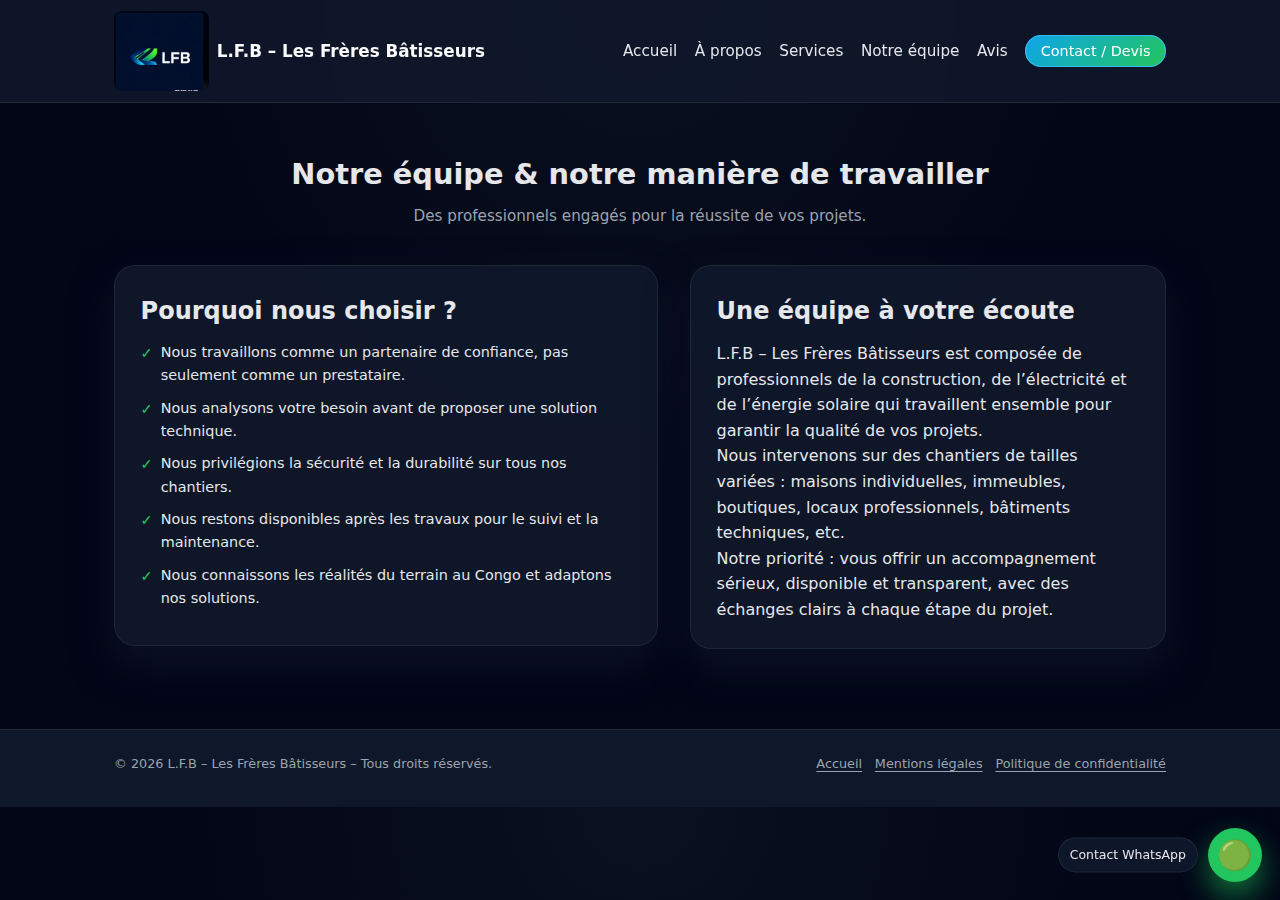
<file: equipe.html>
<!DOCTYPE html>
<html lang="fr">
<head>
  <meta charset="UTF-8" />
  <meta name="viewport" content="width=device-width, initial-scale=1.0" />
  <title>Notre équipe – L.F.B – Les Frères Bâtisseurs</title>
  <link rel="icon" type="image/jpeg" href="logo-lfb.jpeg" />
  <link rel="stylesheet" href="style.css" />
</head>
<body>
  <!-- EN-TÊTE -->
  <header>
    <div class="container">
      <div class="navbar">
        <div class="logo">
          <img src="logo-lfb.jpeg" alt="Logo L.F.B – Les Frères Bâtisseurs" class="logo-img" />
          <span>L.F.B – Les Frères Bâtisseurs</span>
        </div>
        <nav>
          <ul>
            <li><a href="index.html">Accueil</a></li>
            <li><a href="apropos.html">À propos</a></li>
            <li><a href="services.html">Services</a></li>
            <li><a href="equipe.html">Notre équipe</a></li>
            <li><a href="avis.html">Avis</a></li>
            <li><a href="contact.html" class="btn-nav">Contact / Devis</a></li>
          </ul>
        </nav>
      </div>
    </div>
  </header>

  <!-- CONTENU ÉQUIPE -->
  <main>
    <section class="container">
      <div class="section-title">
        <h1>Notre équipe & notre manière de travailler</h1>
        <p>Des professionnels engagés pour la réussite de vos projets.</p>
      </div>

      <div class="equipe-grid">
        <div class="card">
          <h2 style="margin-bottom:0.7rem;">Pourquoi nous choisir ?</h2>
          <ul class="why-list">
            <li>Nous travaillons comme un partenaire de confiance, pas seulement comme un prestataire.</li>
            <li>Nous analysons votre besoin avant de proposer une solution technique.</li>
            <li>Nous privilégions la sécurité et la durabilité sur tous nos chantiers.</li>
            <li>Nous restons disponibles après les travaux pour le suivi et la maintenance.</li>
            <li>Nous connaissons les réalités du terrain au Congo et adaptons nos solutions.</li>
          </ul>
        </div>

        <div class="card">
          <h2 style="margin-bottom:0.7rem;">Une équipe à votre écoute</h2>
          <p class="team-line">
            L.F.B – Les Frères Bâtisseurs est composée de professionnels de la construction, de l’électricité et de
            l’énergie solaire qui travaillent ensemble pour garantir la qualité de vos projets.
          </p>
          <p class="team-line">
            Nous intervenons sur des chantiers de tailles variées : maisons individuelles, immeubles, boutiques,
            locaux professionnels, bâtiments techniques, etc.
          </p>
          <p class="team-line">
            Notre priorité : vous offrir un accompagnement sérieux, disponible et transparent, avec des échanges
            clairs à chaque étape du projet.
          </p>
        </div>
      </div>
    </section>
  </main>

  <!-- PIED DE PAGE -->
  <footer>
    <div class="container footer-row">
      <span>© <span id="year"></span> L.F.B – Les Frères Bâtisseurs – Tous droits réservés.</span>
      <div class="footer-links">
        <a href="index.html">Accueil</a>
        <a href="mentions.html">Mentions légales</a>
        <a href="politique.html">Politique de confidentialité</a>
      </div>
    </div>
  </footer>

  <!-- WHATSAPP -->
  <div class="whatsapp-float">
    <div class="whatsapp-tooltip">Contact WhatsApp</div>
    <a href="https://wa.me/VOTRE_NUMERO_WHATSAPP?text=Bonjour%20L.F.B%20!%20Je%20souhaite%20un%20devis."
       target="_blank" aria-label="Nous contacter sur WhatsApp">
      🟢
    </a>
  </div>

  <script>
    document.getElementById("year").textContent = new Date().getFullYear();
  </script>
</body>
</html>
</file>
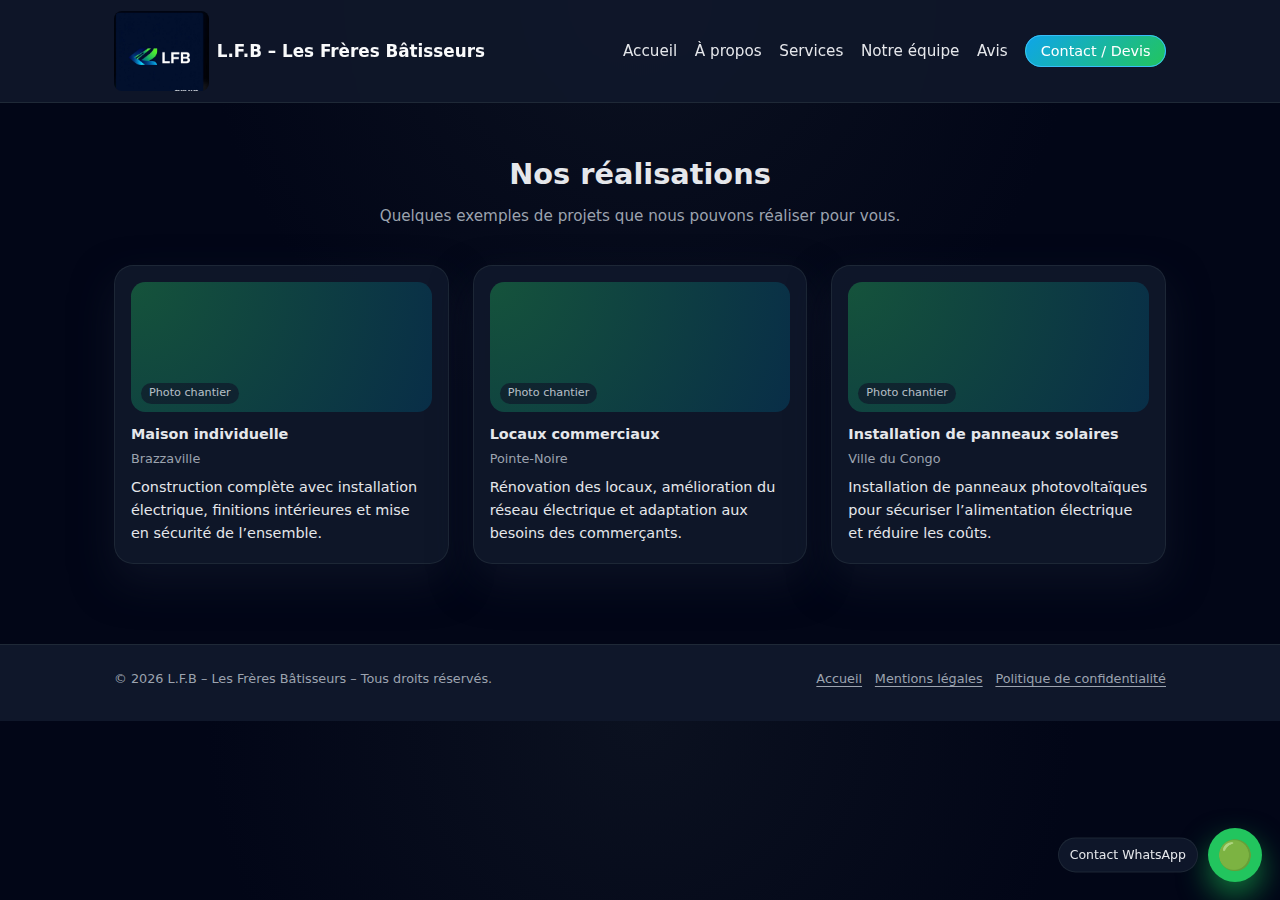
<file: realisation.html>
<!DOCTYPE html>
<html lang="fr">
<head>
  <meta charset="UTF-8" />
  <meta name="viewport" content="width=device-width, initial-scale=1.0" />
  <title>Réalisations – L.F.B – Les Frères Bâtisseurs</title>
  <link rel="icon" type="image/jpeg" href="logo-lfb.jpeg" />
  <link rel="stylesheet" href="style.css" />
</head>
<body>
  <!-- EN-TÊTE COMMUN -->
  <header>
    <div class="container">
      <div class="navbar">
        <div class="logo">
          <img src="logo-lfb.jpeg" alt="Logo L.F.B – Les Frères Bâtisseurs" class="logo-img" />
          <span>L.F.B – Les Frères Bâtisseurs</span>
        </div>
        <nav>
          <ul>
            <li><a href="index.html">Accueil</a></li>
            <li><a href="apropos.html">À propos</a></li>
            <li><a href="services.html">Services</a></li>
            <li><a href="equipe.html">Notre équipe</a></li>
            <li><a href="avis.html">Avis</a></li>
            <li><a href="contact.html" class="btn-nav">Contact / Devis</a></li>
          </ul>
        </nav>
      </div>
    </div>
  </header>

  <!-- CONTENU -->
  <main>
    <section class="container">
      <div class="section-title">
        <h1>Nos réalisations</h1>
        <p>Quelques exemples de projets que nous pouvons réaliser pour vous.</p>
      </div>

      <div class="realisations-grid">
        <div class="real-card">
          <div class="real-thumb"></div>
          <div class="real-title">Maison individuelle</div>
          <div class="real-city">Brazzaville</div>
          <div>
            Construction complète avec installation électrique, finitions intérieures et mise en sécurité de l’ensemble.
          </div>
        </div>
        <div class="real-card">
          <div class="real-thumb"></div>
          <div class="real-title">Locaux commerciaux</div>
          <div class="real-city">Pointe-Noire</div>
          <div>
            Rénovation des locaux, amélioration du réseau électrique et adaptation aux besoins des commerçants.
          </div>
        </div>
        <div class="real-card">
          <div class="real-thumb"></div>
          <div class="real-title">Installation de panneaux solaires</div>
          <div class="real-city">Ville du Congo</div>
          <div>
            Installation de panneaux photovoltaïques pour sécuriser l’alimentation électrique et réduire les coûts.
          </div>
        </div>
      </div>
    </section>
  </main>

  <!-- PIED DE PAGE -->
  <footer>
    <div class="container footer-row">
      <span>© <span id="year"></span> L.F.B – Les Frères Bâtisseurs – Tous droits réservés.</span>
      <div class="footer-links">
        <a href="index.html">Accueil</a>
        <a href="mentions.html">Mentions légales</a>
        <a href="politique.html">Politique de confidentialité</a>
      </div>
    </div>
  </footer>

  <!-- WHATSAPP FLOTTANT -->
  <div class="whatsapp-float">
    <div class="whatsapp-tooltip">Contact WhatsApp</div>
    <a href="https://wa.me/VOTRE_NUMERO_WHATSAPP?text=Bonjour%20L.F.B%20!%20Je%20souhaite%20un%20devis."
       target="_blank" aria-label="Nous contacter sur WhatsApp">
      🟢
    </a>
  </div>

  <script>
    document.getElementById("year").textContent = new Date().getFullYear();
  </script>
</body>
</html>
</file>
<file: style.css>
:root {
  --bg-page: #020617;
  --bg-card: #020617;
  --bg-section: #020617;
  --nav-bg: rgba(15, 23, 42, 0.9);
  --primary: #0ea5e9;
  --primary-soft: #38bdf8;
  --secondary: #22c55e;
  --text-main: #e5e7eb;
  --text-muted: #9ca3af;
  --border-subtle: #1f2937;
  --shadow-soft: 0 18px 40px rgba(15, 23, 42, 0.7);
}

/* RESET */
* {
  box-sizing: border-box;
  margin: 0;
  padding: 0;
  font-family: system-ui, -apple-system, BlinkMacSystemFont, "Segoe UI", sans-serif;
}

body {
  background: radial-gradient(circle at top, #0b1120 0, var(--bg-page) 45%);
  color: var(--text-main);
  line-height: 1.6;
}

a {
  text-decoration: none;
  color: inherit;
}

img {
  max-width: 100%;
  display: block;
}

header {
  position: sticky;
  top: 0;
  z-index: 999;
  background: var(--nav-bg);
  backdrop-filter: blur(12px);
  border-bottom: 1px solid var(--border-subtle);
}

.container {
  max-width: 1100px;
  margin: 0 auto;
  padding: 0 1.5rem;
}

/* NAVBAR */
.navbar {
  display: flex;
  align-items: center;
  justify-content: space-between;
  padding: 0.7rem 0;
}

.logo {
  display: flex;
  align-items: center;
  gap: 0.5rem;
  font-weight: 700;
  font-size: 1.05rem;
  color: #f9fafb;
}

.logo-img {
  height: 80px;
  width: auto;
  border-radius: 8px;
}

nav ul {
  list-style: none;
  display: flex;
  align-items: center;
  gap: 1.1rem;
  font-size: 0.95rem;
}

nav li a {
  position: relative;
  padding-bottom: 2px;
  color: #e5e7eb;
}

nav li a::after {
  content: "";
  position: absolute;
  left: 0;
  bottom: 0;
  width: 0;
  height: 2px;
  background: linear-gradient(90deg, var(--primary), var(--secondary));
  transition: width 0.2s ease;
}

nav li a:hover::after {
  width: 100%;
}

.btn-nav {
  padding: 0.45rem 0.9rem;
  border-radius: 999px;
  border: 1px solid var(--primary-soft);
  background: linear-gradient(135deg, var(--primary), var(--secondary));
  color: white;
  font-size: 0.9rem;
  cursor: pointer;
  transition: transform 0.1s ease, box-shadow 0.1s ease, filter 0.1s ease;
}

.btn-nav:hover {
  transform: translateY(-1px);
  box-shadow: 0 6px 18px rgba(56, 189, 248, 0.4);
  filter: brightness(1.03);
}

/* SECTIONS GÉNÉRALES */
main {
  padding: 3rem 0 3rem;
}

.section-title {
  text-align: center;
  margin-bottom: 2.3rem;
}

.section-title h1,
.section-title h2 {
  font-size: 1.8rem;
  margin-bottom: 0.4rem;
}

.section-title p {
  font-size: 0.95rem;
  color: var(--text-muted);
}

.card {
  background: rgba(15, 23, 42, 0.96);
  border-radius: 1.3rem;
  padding: 1.6rem;
  box-shadow: var(--shadow-soft);
  border: 1px solid rgba(31, 41, 55, 0.9);
}

.hero-layout {
  display: grid;
  grid-template-columns: minmax(0, 2.2fr) minmax(0, 1.6fr);
  gap: 2rem;
  align-items: flex-start; /* au lieu de center */
}

.hero-text h1 {
  font-size: clamp(2.1rem, 3.3vw, 2.9rem);
  margin-bottom: 0.8rem;
  font-weight: 700;
  letter-spacing: -0.02em;
}

.hero-text p {
  font-size: 1rem;
  color: var(--text-muted);
  margin-bottom: 1.4rem;
}

.hero-actions {
  display: flex;
  flex-wrap: wrap;
  gap: 0.8rem;
  margin-bottom: 1.4rem;
}

.btn-primary {
  padding: 0.75rem 1.5rem;
  border-radius: 999px;
  border: none;
  background: linear-gradient(135deg, var(--primary), var(--secondary));
  color: white;
  cursor: pointer;
  font-size: 0.95rem;
  font-weight: 600;
  box-shadow: 0 14px 34px rgba(8, 47, 73, 0.6);
  transition: transform 0.1s ease, box-shadow 0.1s ease, filter 0.1s ease;
}

.btn-primary:hover {
  transform: translateY(-1px);
  box-shadow: 0 18px 40px rgba(8, 47, 73, 0.8);
  filter: brightness(1.03);
}

.btn-outline {
  padding: 0.75rem 1.5rem;
  border-radius: 999px;
  border: 1px solid var(--border-subtle);
  background: rgba(15, 23, 42, 0.8);
  color: #e5e7eb;
  cursor: pointer;
  font-size: 0.95rem;
  transition: background 0.1s ease, box-shadow 0.1s ease, border-color 0.1s ease;
}

.btn-outline:hover {
  background: rgba(17, 24, 39, 0.95);
  border-color: var(--primary-soft);
  box-shadow: 0 6px 18px rgba(15, 23, 42, 0.7);
}

/* Grilles */
.about-grid,
.equipe-grid,
.contact-grid {
  display: grid;
  grid-template-columns: minmax(0, 1.6fr) minmax(0, 1.4fr);
  gap: 2rem;
  align-items: flex-start;
}

.services-grid,
.testimonials-grid,
.realisations-grid {
  display: grid;
  grid-template-columns: repeat(3, minmax(0, 1fr));
  gap: 1.5rem;
}

/* Listes & textes */
.about-list,
.why-list {
  list-style: none;
  margin-top: 0.6rem;
}

.about-list li,
.why-list li {
  display: flex;
  align-items: flex-start;
  gap: 0.5rem;
  margin-bottom: 0.6rem;
  font-size: 0.9rem;
  color: #e5e7eb;
}

.about-list li::before {
  content: "•";
  color: var(--secondary);
  font-size: 1rem;
  margin-top: 0.08rem;
}

.why-list li::before {
  content: "✓";
  color: var(--secondary);
  font-weight: 700;
  margin-top: 0.05rem;
}

/* Services */
.service-card {
  background: rgba(15, 23, 42, 0.96);
  border-radius: 1.3rem;
  padding: 1.4rem;
  box-shadow: var(--shadow-soft);
  border: 1px solid rgba(31, 41, 55, 0.9);
  transition: transform 0.12s ease, box-shadow 0.12s ease, border-color 0.12s ease;
}

.service-card:hover {
  transform: translateY(-4px);
  box-shadow: 0 24px 50px rgba(15, 23, 42, 0.9);
  border-color: var(--primary-soft);
}

.service-icon {
  width: 36px;
  height: 36px;
  border-radius: 999px;
  background: radial-gradient(circle at top, var(--primary-soft), var(--secondary));
  display: flex;
  align-items: center;
  justify-content: center;
  font-size: 1.25rem;
  margin-bottom: 0.7rem;
  color: #f9fafb;
}

.service-card p {
  font-size: 0.9rem;
  color: var(--text-muted);
  margin-bottom: 0.8rem;
}

.service-tag {
  display: inline-block;
  font-size: 0.76rem;
  padding: 0.2rem 0.6rem;
  border-radius: 999px;
  background: rgba(15, 23, 42, 0.9);
  color: var(--text-muted);
  border: 1px solid rgba(148, 163, 184, 0.6);
}

/* Réalisations */
.real-card {
  background: rgba(15, 23, 42, 0.96);
  border-radius: 1.2rem;
  padding: 1rem 1rem 1.1rem;
  border: 1px solid rgba(31, 41, 55, 0.9);
  box-shadow: var(--shadow-soft);
  font-size: 0.9rem;
}

.real-thumb {
  border-radius: 0.9rem;
  height: 130px;
  background: radial-gradient(circle at top left, rgba(34, 197, 94, 0.35), rgba(8, 47, 73, 0.95));
  margin-bottom: 0.7rem;
  position: relative;
  overflow: hidden;
}

.real-thumb::after {
  content: "Photo chantier";
  position: absolute;
  bottom: 8px;
  left: 10px;
  font-size: 0.7rem;
  color: rgba(226, 232, 240, 0.8);
  background: rgba(15, 23, 42, 0.7);
  padding: 0.1rem 0.5rem;
  border-radius: 999px;
}

.real-title {
  font-weight: 600;
  margin-bottom: 0.2rem;
}

.real-city {
  font-size: 0.8rem;
  color: var(--text-muted);
  margin-bottom: 0.4rem;
}

/* Témoignages */
.testimonial-card {
  background: rgba(15, 23, 42, 0.96);
  border-radius: 1.3rem;
  padding: 1.3rem;
  box-shadow: var(--shadow-soft);
  font-size: 0.9rem;
  color: var(--text-muted);
  position: relative;
  border: 1px solid rgba(31, 41, 55, 0.9);
}

.testimonial-card::before {
  content: "“";
  position: absolute;
  top: -18px;
  left: 14px;
  font-size: 2.4rem;
  color: rgba(56, 189, 248, 0.4);
  z-index: -1;
}

.testimonial-author {
  margin-top: 0.8rem;
  font-weight: 600;
  font-size: 0.85rem;
  color: #e5e7eb;
}

.testimonial-role {
  font-size: 0.78rem;
  color: var(--text-muted);
}

/* Contact */
input, textarea {
  width: 100%;
  padding: 0.6rem 0.7rem;
  border-radius: 0.7rem;
  border: 1px solid rgba(55, 65, 81, 0.9);
  font-size: 0.9rem;
  background: rgba(15, 23, 42, 0.95);
  color: #e5e7eb;
  transition: border 0.1s ease, box-shadow 0.1s ease, background 0.1s ease;
}

input::placeholder,
textarea::placeholder {
  color: #6b7280;
}

input:focus, textarea:focus {
  outline: none;
  border-color: var(--primary-soft);
  box-shadow: 0 0 0 1px rgba(56, 189, 248, 0.5);
  background: rgba(15, 23, 42, 1);
}

textarea {
  min-height: 120px;
  resize: vertical;
}

label {
  font-size: 0.85rem;
  font-weight: 500;
  color: #e5e7eb;
  display: block;
  margin-bottom: 0.2rem;
}

.contact-info {
  background: rgba(15, 23, 42, 0.98);
  border-radius: 1.3rem;
  padding: 1.3rem;
  box-shadow: var(--shadow-soft);
  font-size: 0.9rem;
  color: var(--text-muted);
  border: 1px solid rgba(31, 41, 55, 0.9);
}

.contact-info h3 {
  font-size: 1rem;
  margin-bottom: 0.7rem;
  color: #e5e7eb;
}

.contact-row {
  margin-bottom: 0.6rem;
}

.contact-label {
  font-weight: 600;
  font-size: 0.85rem;
  color: #e5e7eb;
  display: block;
}

.contact-value {
  font-size: 0.9rem;
  color: var(--text-muted);
}

/* FOOTER */
footer {
  border-top: 1px solid var(--border-subtle);
  padding: 1.5rem 0 2rem;
  font-size: 0.8rem;
  color: var(--text-muted);
  background: rgba(15, 23, 42, 1);
  margin-top: 2rem;
}

.footer-row {
  display: flex;
  flex-wrap: wrap;
  justify-content: space-between;
  gap: 0.7rem;
  align-items: center;
}

.footer-links {
  display: flex;
  flex-wrap: wrap;
  gap: 0.8rem;
}

.footer-links a {
  text-decoration: underline;
  text-decoration-thickness: 1px;
  text-underline-offset: 3px;
  color: var(--text-muted);
}

/* WHATSAPP FLOTTANT */
.whatsapp-float {
  position: fixed;
  right: 18px;
  bottom: 18px;
  z-index: 1000;
}

.whatsapp-float a {
  display: flex;
  align-items: center;
  justify-content: center;
  width: 54px;
  height: 54px;
  border-radius: 999px;
  background: #22c55e;
  box-shadow: 0 14px 30px rgba(22, 163, 74, 0.7);
  color: #ecfdf5;
  font-size: 1.8rem;
}

.whatsapp-tooltip {
  position: absolute;
  right: 64px;
  bottom: 50%;
  transform: translateY(50%);
  background: rgba(15, 23, 42, 0.95);
  color: #e5e7eb;
  padding: 0.4rem 0.7rem;
  border-radius: 999px;
  font-size: 0.78rem;
  border: 1px solid rgba(31, 41, 55, 0.9);
  white-space: nowrap;
}

/* RESPONSIVE */
@media (max-width: 900px) {
  .hero-layout,
  .about-grid,
  .equipe-grid,
  .contact-grid {
    grid-template-columns: minmax(0, 1fr);
  }

  .services-grid,
  .testimonials-grid,
  .realisations-grid {
    grid-template-columns: repeat(2, minmax(0, 1fr));
  }
}

@media (max-width: 640px) {
  nav ul {
    display: none;
  }

  main {
    padding-top: 2.3rem;
  }

  .services-grid,
  .testimonials-grid,
  .realisations-grid {
    grid-template-columns: minmax(0, 1fr);
  }

  .whatsapp-tooltip {
    display: none;
  }
}

/* ===== Arrière-plans sections (hero, services, équipe) ===== */

/* SECTION ACCUEIL AVEC VIDÉO */
.hero-section {
  position: relative;
  width: 100%;
  min-height: 100vh;   /* au minimum la hauteur de l’écran */
  overflow: hidden;
  padding-top: 5rem;   /* pousse le contenu vers le haut */
  padding-bottom: 3rem;
}

/* vidéo d'arrière-plan */
.hero-video {
  position: absolute;
  top: 50%;
  left: 50%;
  width: 120%;
  height: 120%;
  transform: translate(-50%, -50%);
  object-fit: cover;
  z-index: 0;
  filter: brightness(0.45) saturate(1.1); /* vidéo assombrie */
}

/* voile sombre pour lisibilité du texte */
.hero-overlay {
  position: absolute;
  inset: 0;
  background: linear-gradient(
    to bottom,
    rgba(0, 0, 0, 0.45),
    rgba(0, 0, 0, 0.6)
  );
  z-index: 0;
}

/* contenu de la section hero au-dessus de l'image */
.hero-section .container {
  position: relative;
  z-index: 1;
}

/* Sections avec image de fond plus discrète (services, équipe) */
.section-bg {
  position: relative;
  padding: 3rem 0 3rem;
  overflow: hidden;
}

.section-bg::before {
  content: "";
  position: absolute;
  inset: 0;
  background-size: cover;
  background-position: center;
  opacity: 0.18;
  filter: blur(1px) saturate(1.05);
  z-index: 0;
}

/* contenu au-dessus de l'image */
.section-bg .container {
  position: relative;
  z-index: 1;
}

/* image spécifique pour la page Services */
.services-bg::before {
  background-image: url("bg-services.jpg");
}

/* image spécifique pour la page Équipe */
.equipe-bg::before {
  background-image: url("bg-equipe.jpg");
}
</file>
